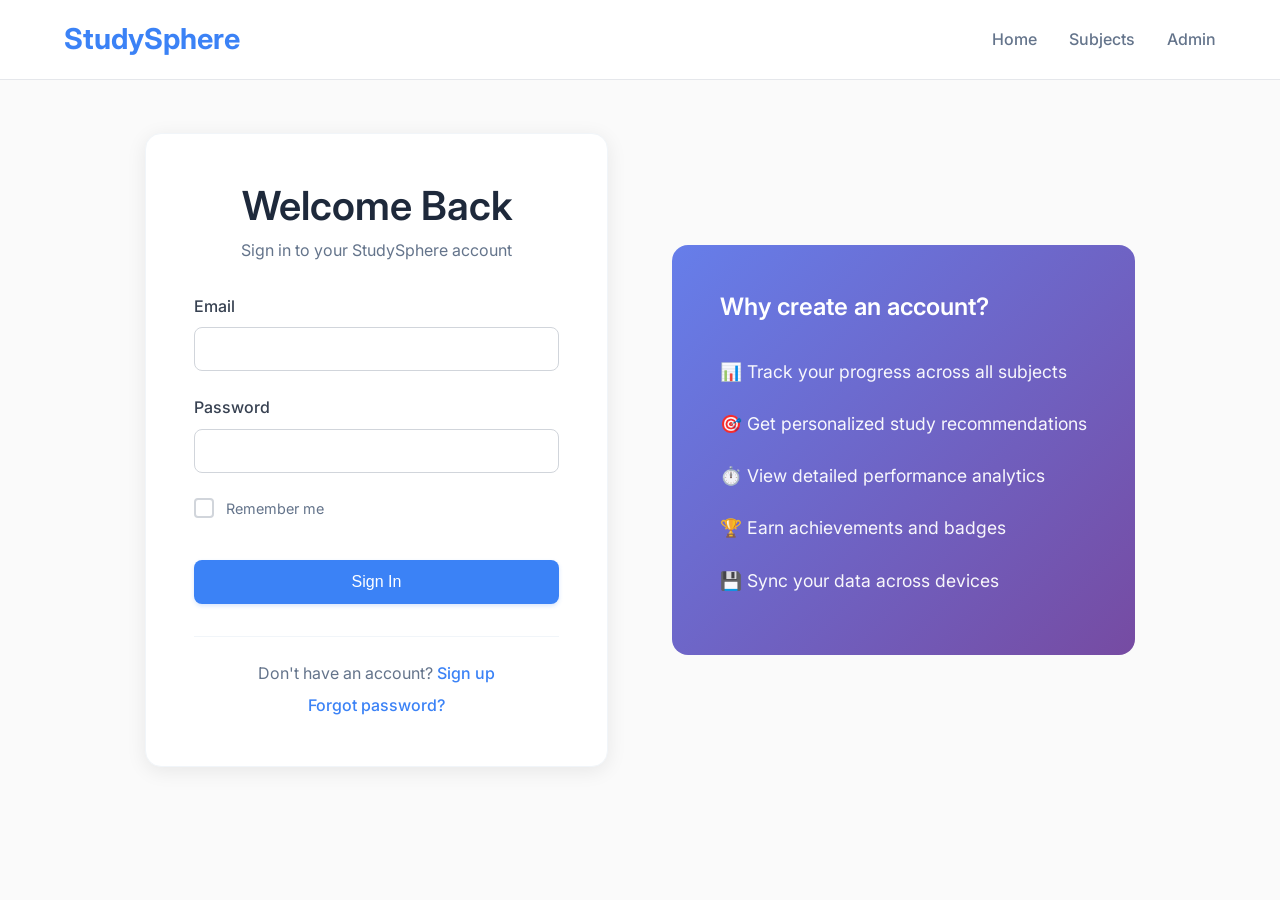
<file: login.html>
<!DOCTYPE html>
<html lang="en">
<head>
    <meta charset="UTF-8">
    <meta name="viewport" content="width=device-width, initial-scale=1.0">
    <title>Login - StudySphere</title>
    <link rel="icon" type="image/svg+xml" href="assets/img/favicon.svg">
    <link rel="stylesheet" href="assets/css/styles.css">
    <link href="https://fonts.googleapis.com/css2?family=Inter:wght@300;400;500;600;700&display=swap" rel="stylesheet">
</head>
<body>
    <nav class="navbar">
        <div class="nav-container">
            <div class="nav-brand">
                <a href="index.html"><h1>StudySphere</h1></a>
            </div>
            <ul class="nav-menu">
                <li><a href="index.html" class="nav-link">Home</a></li>
                <li><a href="subjects.html" class="nav-link">Subjects</a></li>
                <li><a href="admin/add-passage.html" class="nav-link">Admin</a></li>
            </ul>
        </div>
    </nav>

    <main class="main-content">
        <section class="auth-section">
            <div class="container">
                <div class="auth-container">
                    <div class="auth-card">
                        <div class="auth-header">
                            <h1>Welcome Back</h1>
                            <p>Sign in to your StudySphere account</p>
                        </div>
                        
                        <form id="login-form" class="auth-form">
                            <div class="form-group">
                                <label for="email" class="form-label">Email</label>
                                <input type="email" id="email" class="form-input" required>
                            </div>
                            
                            <div class="form-group">
                                <label for="password" class="form-label">Password</label>
                                <input type="password" id="password" class="form-input" required>
                            </div>
                            
                            <div class="form-group">
                                <label class="checkbox-label">
                                    <input type="checkbox" id="remember-me">
                                    <span class="checkmark"></span>
                                    Remember me
                                </label>
                            </div>
                            
                            <button type="submit" class="btn btn-primary auth-btn">Sign In</button>
                        </form>
                        
                        <div class="auth-footer">
                            <p>Don't have an account? <a href="register.html" class="auth-link">Sign up</a></p>
                            <a href="forgot-password.html" class="auth-link">Forgot password?</a>
                        </div>
                    </div>
                    
                    <div class="auth-benefits">
                        <h3>Why create an account?</h3>
                        <ul class="benefits-list">
                            <li>📊 Track your progress across all subjects</li>
                            <li>🎯 Get personalized study recommendations</li>
                            <li>⏱️ View detailed performance analytics</li>
                            <li>🏆 Earn achievements and badges</li>
                            <li>💾 Sync your data across devices</li>
                        </ul>
                    </div>
                </div>
            </div>
        </section>
    </main>

    <script src="assets/js/toast.js"></script>
    <script src="assets/js/auth.js"></script>
</body>
</html>
</file>
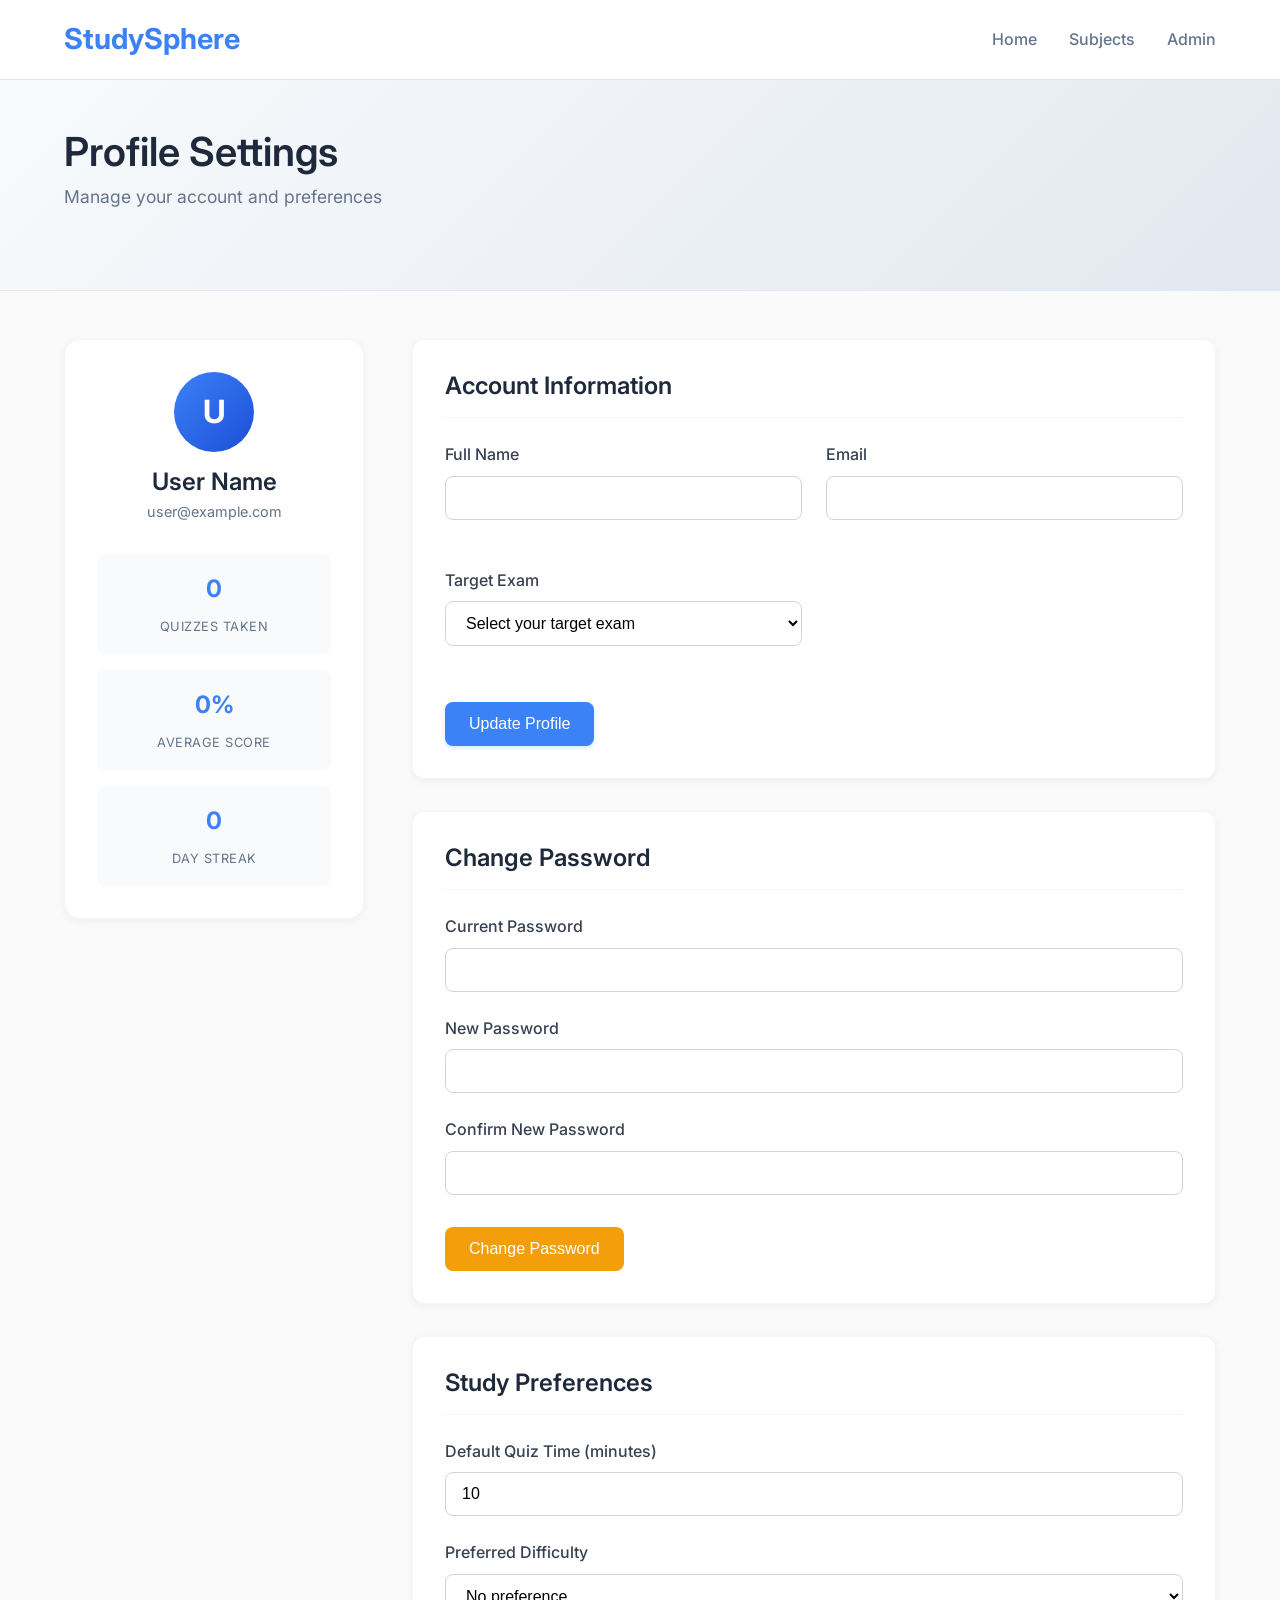
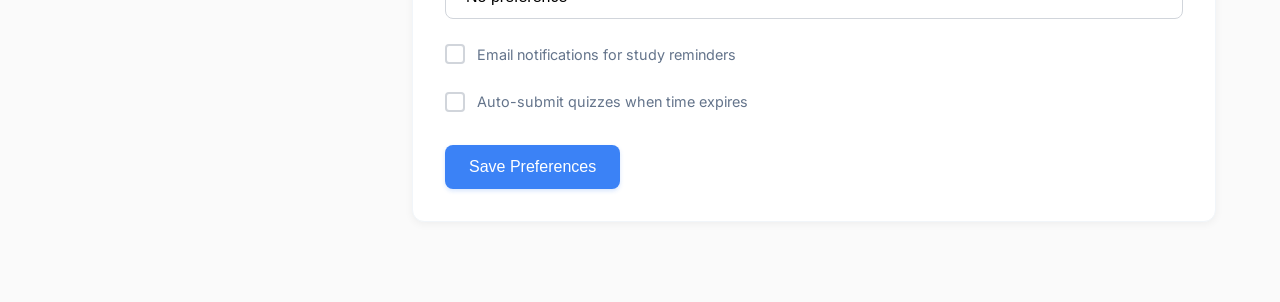
<file: profile.html>
<!DOCTYPE html>
<html lang="en">
<head>
    <meta charset="UTF-8">
    <meta name="viewport" content="width=device-width, initial-scale=1.0">
    <title>Profile - StudySphere</title>
    <link rel="icon" type="image/svg+xml" href="assets/img/favicon.svg">
    <link rel="stylesheet" href="assets/css/styles.css">
    <link href="https://fonts.googleapis.com/css2?family=Inter:wght@300;400;500;600;700&display=swap" rel="stylesheet">
</head>
<body>
    <nav class="navbar">
        <div class="nav-container">
            <div class="nav-brand">
                <a href="index.html"><h1>StudySphere</h1></a>
            </div>
            <ul class="nav-menu">
                <li><a href="index.html" class="nav-link">Home</a></li>
                <li><a href="subjects.html" class="nav-link">Subjects</a></li>
                <li><a href="admin/add-passage.html" class="nav-link">Admin</a></li>
                <li class="user-menu">
                    <div class="user-dropdown">
                        <button class="user-button" onclick="toggleUserMenu()">
                            <div class="user-avatar" id="user-avatar">U</div>
                            <span id="user-name">User</span>
                            <span class="dropdown-arrow">▼</span>
                        </button>
                        <div class="dropdown-menu" id="user-dropdown-menu">
                            <a href="profile.html" class="dropdown-item active">Profile</a>
                            <a href="progress.html" class="dropdown-item">Progress</a>
                            <div class="dropdown-divider"></div>
                            <button class="dropdown-item" onclick="logout()">Sign Out</button>
                        </div>
                    </div>
                </li>
            </ul>
        </div>
    </nav>

    <main class="main-content">
        <section class="page-header">
            <div class="container">
                <h1 class="page-title">Profile Settings</h1>
                <p class="page-subtitle">Manage your account and preferences</p>
            </div>
        </section>

        <section class="profile-section">
            <div class="container">
                <div class="profile-layout">
                    <div class="profile-sidebar">
                        <div class="profile-card">
                            <div class="profile-avatar-large" id="profile-avatar-large">U</div>
                            <h3 id="profile-name">User Name</h3>
                            <p id="profile-email">user@example.com</p>
                            <div class="profile-stats">
                                <div class="stat-item">
                                    <span class="stat-number" id="total-quizzes">0</span>
                                    <span class="stat-label">Quizzes Taken</span>
                                </div>
                                <div class="stat-item">
                                    <span class="stat-number" id="avg-score">0%</span>
                                    <span class="stat-label">Average Score</span>
                                </div>
                                <div class="stat-item">
                                    <span class="stat-number" id="study-streak">0</span>
                                    <span class="stat-label">Day Streak</span>
                                </div>
                            </div>
                        </div>
                    </div>
                    
                    <div class="profile-content">
                        <div class="settings-card">
                            <h3>Account Information</h3>
                            <form id="profile-form" class="profile-form">
                                <div class="form-grid">
                                    <div class="form-group">
                                        <label for="edit-name" class="form-label">Full Name</label>
                                        <input type="text" id="edit-name" class="form-input" required>
                                    </div>
                                    
                                    <div class="form-group">
                                        <label for="edit-email" class="form-label">Email</label>
                                        <input type="email" id="edit-email" class="form-input" required>
                                    </div>
                                    
                                    <div class="form-group">
                                        <label for="edit-target-exam" class="form-label">Target Exam</label>
                                        <select id="edit-target-exam" class="form-input">
                                            <option value="">Select your target exam</option>
                                            <option value="urt">URT (University Entrance)</option>
                                            <option value="medical">Medical School Entrance</option>
                                            <option value="engineering">Engineering Entrance</option>
                                            <option value="other">Other</option>
                                        </select>
                                    </div>
                                </div>
                                
                                <div class="form-actions">
                                    <button type="submit" class="btn btn-primary">Update Profile</button>
                                </div>
                            </form>
                        </div>
                        
                        <div class="settings-card">
                            <h3>Change Password</h3>
                            <form id="password-form" class="profile-form">
                                <div class="form-group">
                                    <label for="current-password" class="form-label">Current Password</label>
                                    <input type="password" id="current-password" class="form-input" required>
                                </div>
                                
                                <div class="form-group">
                                    <label for="new-password" class="form-label">New Password</label>
                                    <input type="password" id="new-password" class="form-input" required minlength="6">
                                </div>
                                
                                <div class="form-group">
                                    <label for="confirm-new-password" class="form-label">Confirm New Password</label>
                                    <input type="password" id="confirm-new-password" class="form-input" required>
                                </div>
                                
                                <div class="form-actions">
                                    <button type="submit" class="btn btn-warning">Change Password</button>
                                </div>
                            </form>
                        </div>
                        
                        <div class="settings-card">
                            <h3>Study Preferences</h3>
                            <form id="preferences-form" class="profile-form">
                                <div class="form-group">
                                    <label for="default-time-limit" class="form-label">Default Quiz Time (minutes)</label>
                                    <input type="number" id="default-time-limit" class="form-input" min="5" max="60" value="10">
                                </div>
                                
                                <div class="form-group">
                                    <label for="preferred-difficulty" class="form-label">Preferred Difficulty</label>
                                    <select id="preferred-difficulty" class="form-input">
                                        <option value="">No preference</option>
                                        <option value="Easy">Easy</option>
                                        <option value="Medium">Medium</option>
                                        <option value="Hard">Hard</option>
                                    </select>
                                </div>
                                
                                <div class="form-group">
                                    <label class="checkbox-label">
                                        <input type="checkbox" id="email-notifications">
                                        <span class="checkmark"></span>
                                        Email notifications for study reminders
                                    </label>
                                </div>
                                
                                <div class="form-group">
                                    <label class="checkbox-label">
                                        <input type="checkbox" id="auto-submit">
                                        <span class="checkmark"></span>
                                        Auto-submit quizzes when time expires
                                    </label>
                                </div>
                                
                                <div class="form-actions">
                                    <button type="submit" class="btn btn-primary">Save Preferences</button>
                                </div>
                            </form>
                        </div>
                    </div>
                </div>
            </div>
        </section>
    </main>

    <script src="assets/js/toast.js"></script>
    <script src="assets/js/auth.js"></script>
    <script src="assets/js/profile.js"></script>
</body>
</html>
</file>
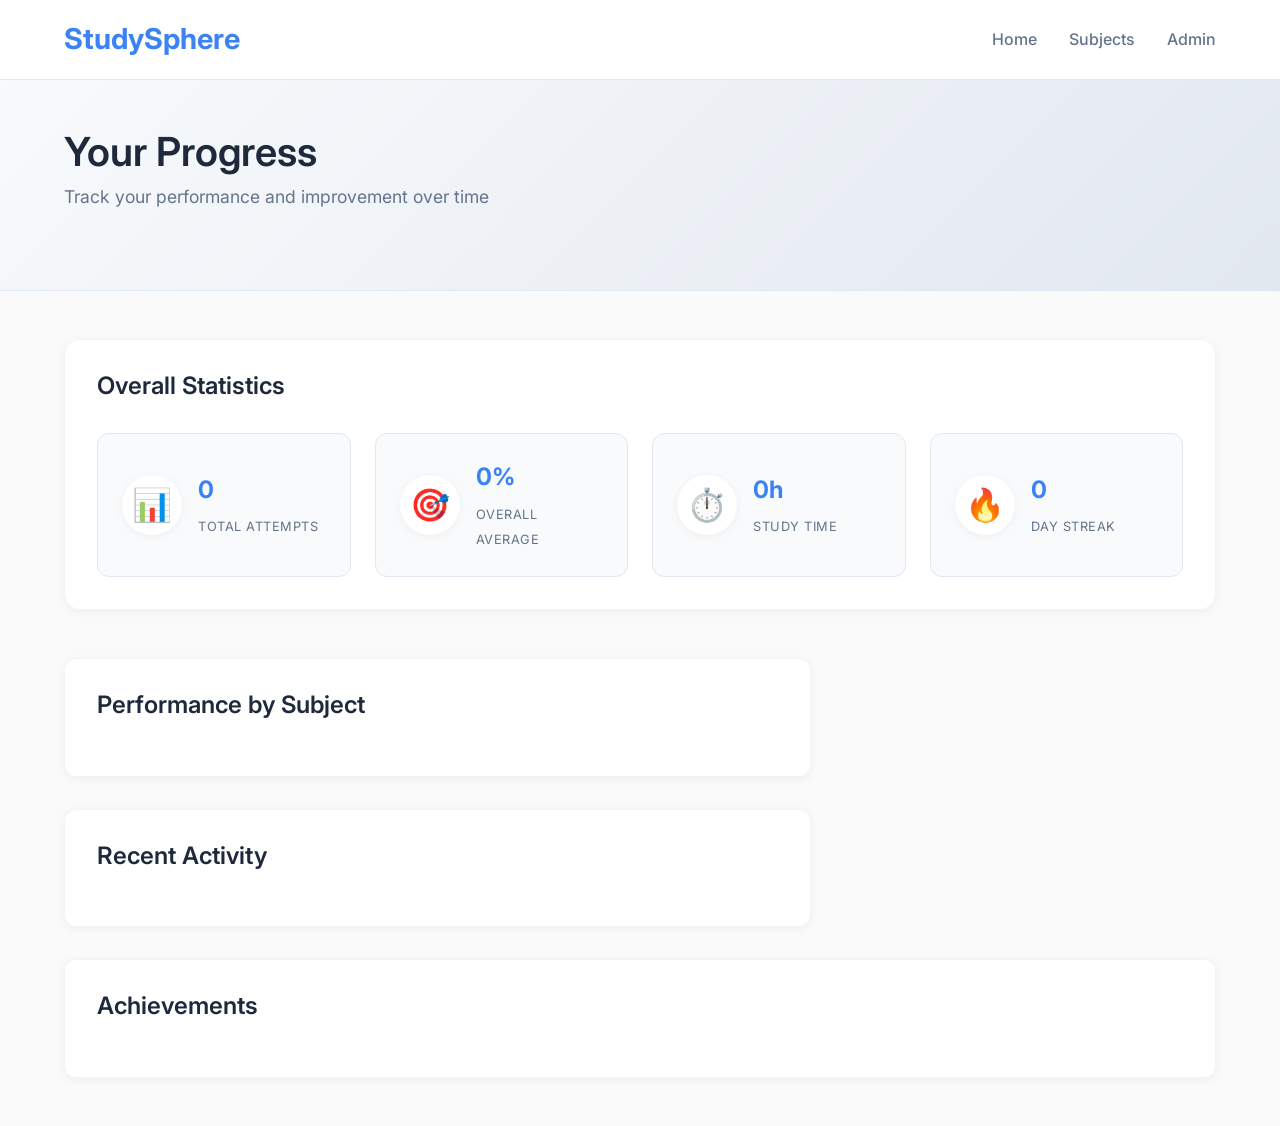
<file: progress.html>
<!DOCTYPE html>
<html lang="en">
<head>
    <meta charset="UTF-8">
    <meta name="viewport" content="width=device-width, initial-scale=1.0">
    <title>Progress - StudySphere</title>
    <link rel="icon" type="image/svg+xml" href="assets/img/favicon.svg">
    <link rel="stylesheet" href="assets/css/styles.css">
    <link href="https://fonts.googleapis.com/css2?family=Inter:wght@300;400;500;600;700&display=swap" rel="stylesheet">
</head>
<body>
    <nav class="navbar">
        <div class="nav-container">
            <div class="nav-brand">
                <a href="index.html"><h1>StudySphere</h1></a>
            </div>
            <ul class="nav-menu">
                <li><a href="index.html" class="nav-link">Home</a></li>
                <li><a href="subjects.html" class="nav-link">Subjects</a></li>
                <li><a href="admin/add-passage.html" class="nav-link">Admin</a></li>
                <li class="user-menu">
                    <div class="user-dropdown">
                        <button class="user-button" onclick="toggleUserMenu()">
                            <div class="user-avatar" id="user-avatar">U</div>
                            <span id="user-name">User</span>
                            <span class="dropdown-arrow">▼</span>
                        </button>
                        <div class="dropdown-menu" id="user-dropdown-menu">
                            <a href="profile.html" class="dropdown-item">Profile</a>
                            <a href="progress.html" class="dropdown-item active">Progress</a>
                            <div class="dropdown-divider"></div>
                            <button class="dropdown-item" onclick="logout()">Sign Out</button>
                        </div>
                    </div>
                </li>
            </ul>
        </div>
    </nav>

    <main class="main-content">
        <section class="page-header">
            <div class="container">
                <h1 class="page-title">Your Progress</h1>
                <p class="page-subtitle">Track your performance and improvement over time</p>
            </div>
        </section>

        <section class="progress-section">
            <div class="container">
                <div class="progress-overview">
                    <div class="overview-card">
                        <h3>Overall Statistics</h3>
                        <div class="stats-grid">
                            <div class="stat-card">
                                <div class="stat-icon">📊</div>
                                <div class="stat-content">
                                    <span class="stat-number" id="total-attempts">0</span>
                                    <span class="stat-label">Total Attempts</span>
                                </div>
                            </div>
                            <div class="stat-card">
                                <div class="stat-icon">🎯</div>
                                <div class="stat-content">
                                    <span class="stat-number" id="overall-average">0%</span>
                                    <span class="stat-label">Overall Average</span>
                                </div>
                            </div>
                            <div class="stat-card">
                                <div class="stat-icon">⏱️</div>
                                <div class="stat-content">
                                    <span class="stat-number" id="total-time">0h</span>
                                    <span class="stat-label">Study Time</span>
                                </div>
                            </div>
                            <div class="stat-card">
                                <div class="stat-icon">🔥</div>
                                <div class="stat-content">
                                    <span class="stat-number" id="current-streak">0</span>
                                    <span class="stat-label">Day Streak</span>
                                </div>
                            </div>
                        </div>
                    </div>
                </div>
                
                <div class="progress-content">
                    <div class="progress-charts">
                        <div class="chart-card">
                            <h3>Performance by Subject</h3>
                            <div class="subject-progress" id="subject-progress">
                                <!-- Subject progress bars will be rendered here -->
                            </div>
                        </div>
                        
                        <div class="chart-card">
                            <h3>Recent Activity</h3>
                            <div class="activity-timeline" id="activity-timeline">
                                <!-- Recent quiz attempts will be shown here -->
                            </div>
                        </div>
                    </div>
                    
                    <div class="achievements-section">
                        <div class="achievements-card">
                            <h3>Achievements</h3>
                            <div class="achievements-grid" id="achievements-grid">
                                <!-- Achievements will be rendered here -->
                            </div>
                        </div>
                    </div>
                </div>
            </div>
        </section>
    </main>

    <script src="assets/js/toast.js"></script>
    <script src="assets/js/auth.js"></script>
    <script src="assets/js/progress.js"></script>
</body>
</html>
</file>
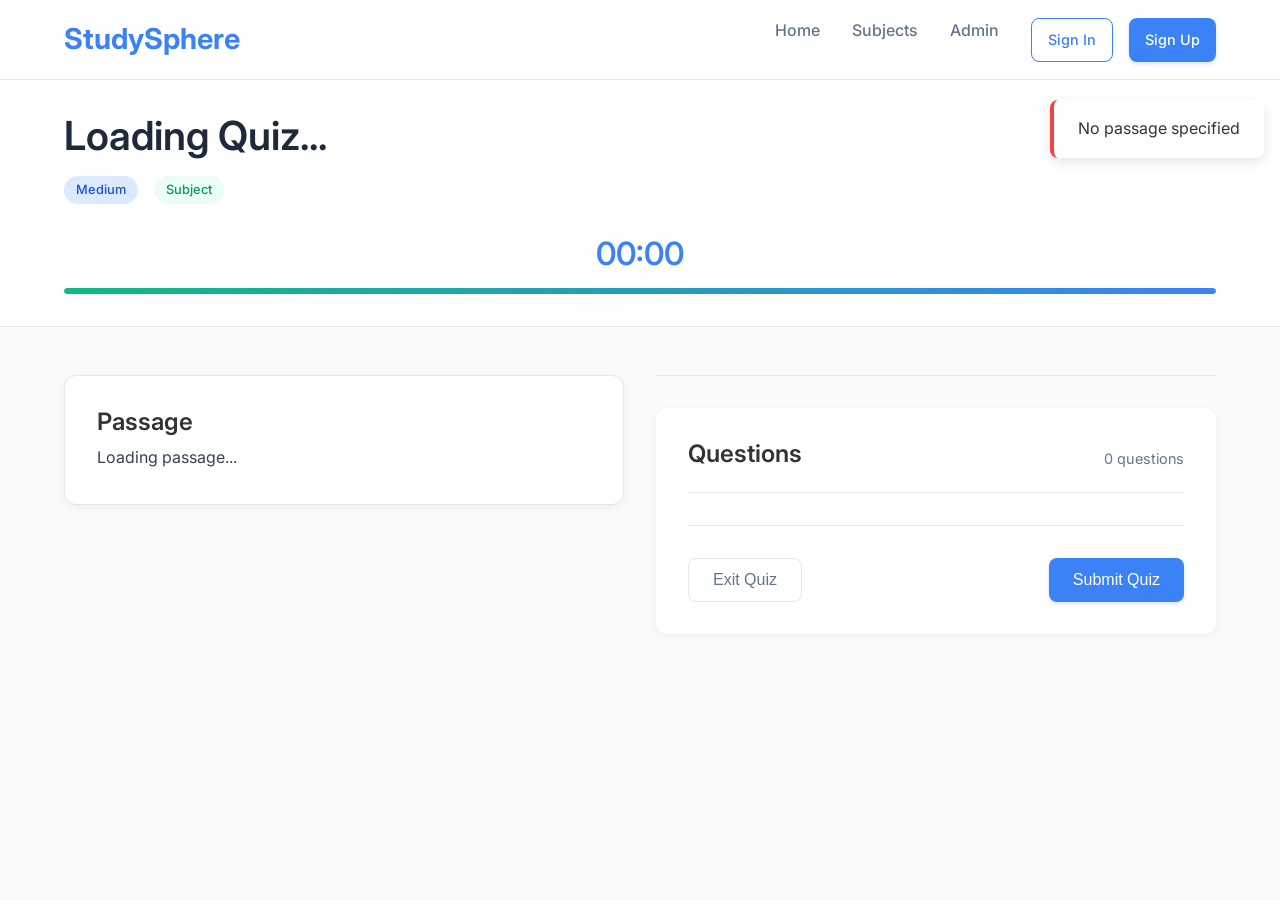
<file: quiz.html>
<!DOCTYPE html>
<html lang="en">
<head>
    <meta charset="UTF-8">
    <meta name="viewport" content="width=device-width, initial-scale=1.0">
    <title>Quiz - StudySphere</title>
    <link rel="icon" type="image/svg+xml" href="assets/img/favicon.svg">
    <link rel="stylesheet" href="assets/css/styles.css">
    <link href="https://fonts.googleapis.com/css2?family=Inter:wght@300;400;500;600;700&display=swap" rel="stylesheet">
</head>
<body>
    <nav class="navbar">
        <div class="nav-container">
            <div class="nav-brand">
                <a href="index.html"><h1>StudySphere</h1></a>
            </div>
            <ul class="nav-menu">
                <li><a href="index.html" class="nav-link">Home</a></li>
                <li><a href="subjects.html" class="nav-link">Subjects</a></li>
                <li><a href="admin/add-passage.html" class="nav-link">Admin</a></li>
                <li class="auth-links">
                    <a href="login.html" class="btn btn-outline btn-sm">Sign In</a>
                    <a href="register.html" class="btn btn-primary btn-sm">Sign Up</a>
                </li>
                <li class="user-menu">
                    <div class="user-dropdown">
                        <button class="user-button" onclick="toggleUserMenu()">
                            <div class="user-avatar" id="user-avatar">U</div>
                            <span id="user-name">User</span>
                            <span class="dropdown-arrow">▼</span>
                        </button>
                        <div class="dropdown-menu" id="user-dropdown-menu">
                            <a href="profile.html" class="dropdown-item">Profile</a>
                            <a href="progress.html" class="dropdown-item">Progress</a>
                            <div class="dropdown-divider"></div>
                            <button class="dropdown-item" onclick="logout()">Sign Out</button>
                        </div>
                    </div>
                </li>
            </ul>
        </div>
    </nav>

    <main class="main-content quiz-main">
        <div class="quiz-header">
            <div class="container">
                <div class="quiz-info">
                    <h1 id="quiz-title">Loading Quiz...</h1>
                    <div class="quiz-meta">
                        <span class="difficulty-badge" id="quiz-difficulty">Medium</span>
                        <span class="subject-badge" id="quiz-subject">Subject</span>
                        <span class="subject-badge" id="quiz-category" style="display: none;">Category</span>
                    </div>
                </div>
                <div class="quiz-timer">
                    <div class="timer-display">
                        <span id="time-remaining">00:00</span>
                    </div>
                    <div class="timer-bar">
                        <div class="timer-progress" id="timer-progress"></div>
                    </div>
                </div>
            </div>
        </div>

        <div class="quiz-content">
            <div class="container">
                <div class="quiz-layout">
                    <div class="passage-section">
                        <div class="passage-card">
                            <h3>Passage</h3>
                            <div class="passage-text" id="passage-text">Loading passage...</div>
                        </div>
                    </div>
                    
                    <div class="questions-section">
                        <div class="questions-card">
                            <div class="questions-header">
                                <h3>Questions</h3>
                                <span class="questions-count" id="questions-count">0 questions</span>
                            </div>
                            <div class="questions-container" id="questions-container">
                                <!-- Questions will be loaded here -->
                            </div>
                            <div class="quiz-actions">
                                <button class="btn btn-secondary" onclick="goBack()">Exit Quiz</button>
                                <button class="btn btn-primary" onclick="submitQuiz()" id="submit-btn">Submit Quiz</button>
                            </div>
                        </div>
                    </div>
                </div>
            </div>
        </div>
    </main>

    <!-- Results Modal -->
    <div id="results-modal" class="modal">
        <div class="modal-content">
            <div class="modal-header">
                <h3>Quiz Results</h3>
            </div>
            <div class="modal-body">
                <div class="results-summary">
                    <div class="score-display">
                        <div class="score-circle">
                            <span id="score-percentage">0%</span>
                        </div>
                        <div class="score-details">
                            <p>Score: <span id="score-fraction">0/0</span></p>
                            <p>Time: <span id="time-taken">0:00</span></p>
                        </div>
                    </div>
                </div>
                <div class="results-breakdown" id="results-breakdown">
                    <!-- Question breakdown will be shown here -->
                </div>
            </div>
            <div class="modal-footer">
                <button class="btn btn-secondary" onclick="goBack()">Back to Passages</button>
                <button class="btn btn-primary" onclick="retakeQuiz()">Retake Quiz</button>
            </div>
        </div>
    </div>

    <script src="assets/js/toast.js"></script>
    <script src="assets/js/auth.js"></script>
    <script src="assets/js/quiz.js"></script>
</body>
</html>
</file>
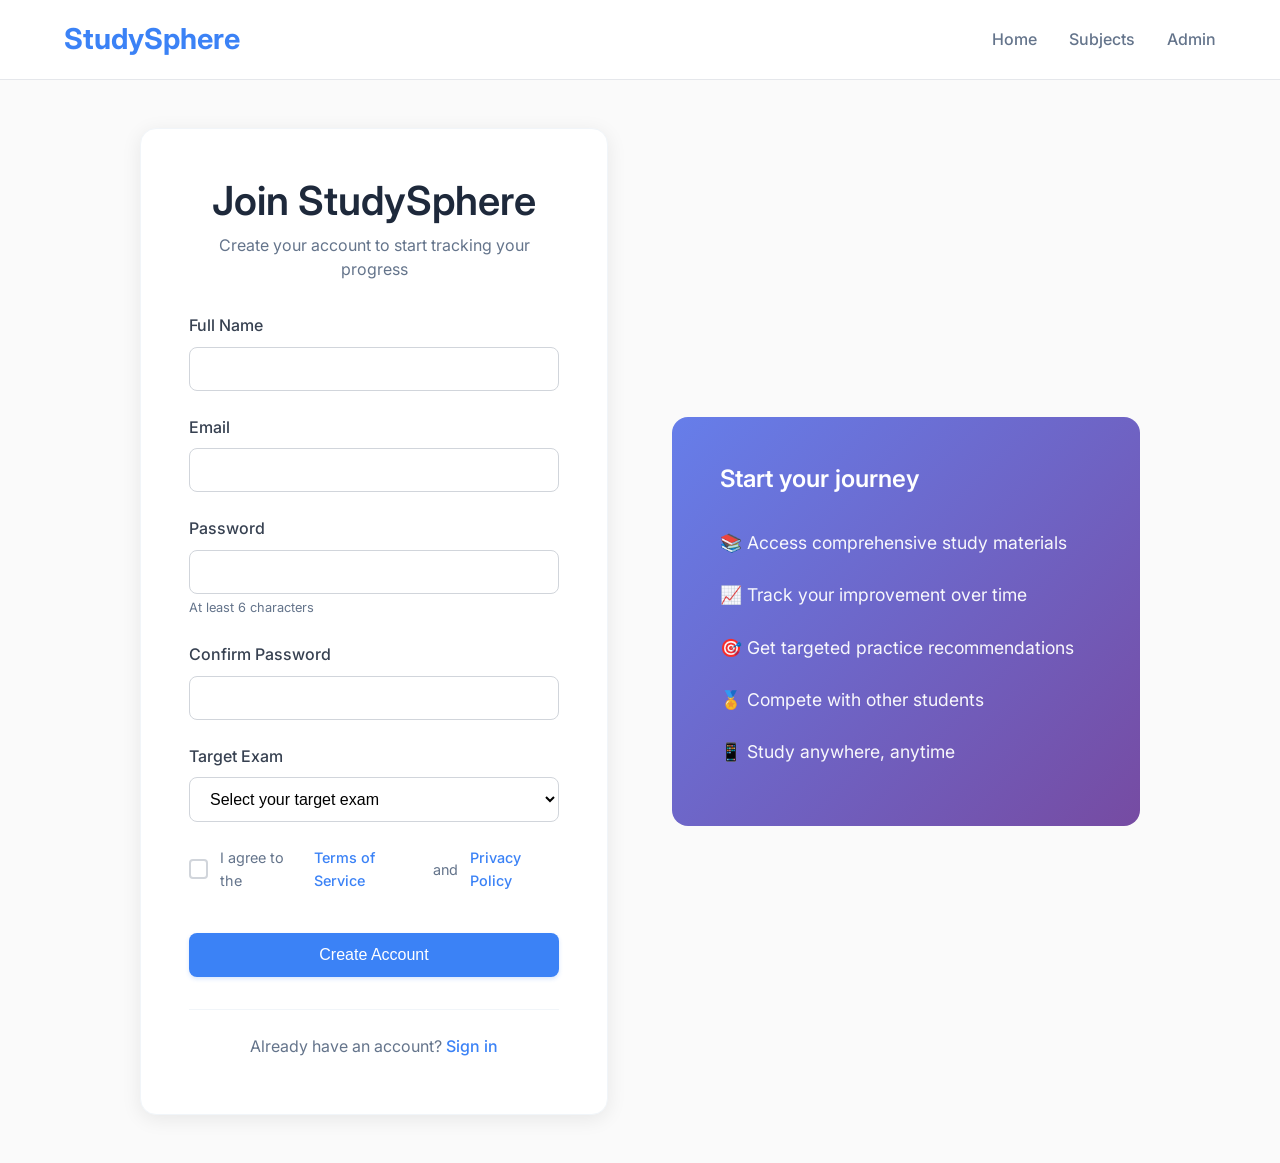
<file: register.html>
<!DOCTYPE html>
<html lang="en">
<head>
    <meta charset="UTF-8">
    <meta name="viewport" content="width=device-width, initial-scale=1.0">
    <title>Register - StudySphere</title>
    <link rel="icon" type="image/svg+xml" href="assets/img/favicon.svg">
    <link rel="stylesheet" href="assets/css/styles.css">
    <link href="https://fonts.googleapis.com/css2?family=Inter:wght@300;400;500;600;700&display=swap" rel="stylesheet">
</head>
<body>
    <nav class="navbar">
        <div class="nav-container">
            <div class="nav-brand">
                <a href="index.html"><h1>StudySphere</h1></a>
            </div>
            <ul class="nav-menu">
                <li><a href="index.html" class="nav-link">Home</a></li>
                <li><a href="subjects.html" class="nav-link">Subjects</a></li>
                <li><a href="admin/add-passage.html" class="nav-link">Admin</a></li>
            </ul>
        </div>
    </nav>

    <main class="main-content">
        <section class="auth-section">
            <div class="container">
                <div class="auth-container">
                    <div class="auth-card">
                        <div class="auth-header">
                            <h1>Join StudySphere</h1>
                            <p>Create your account to start tracking your progress</p>
                        </div>
                        
                        <form id="register-form" class="auth-form">
                            <div class="form-group">
                                <label for="fullName" class="form-label">Full Name</label>
                                <input type="text" id="fullName" class="form-input" required>
                            </div>
                            
                            <div class="form-group">
                                <label for="email" class="form-label">Email</label>
                                <input type="email" id="email" class="form-input" required>
                            </div>
                            
                            <div class="form-group">
                                <label for="password" class="form-label">Password</label>
                                <input type="password" id="password" class="form-input" required minlength="6">
                                <small class="form-help">At least 6 characters</small>
                            </div>
                            
                            <div class="form-group">
                                <label for="confirmPassword" class="form-label">Confirm Password</label>
                                <input type="password" id="confirmPassword" class="form-input" required>
                            </div>
                            
                            <div class="form-group">
                                <label for="targetExam" class="form-label">Target Exam</label>
                                <select id="targetExam" class="form-input">
                                    <option value="">Select your target exam</option>
                                    <option value="urt">URT (University Entrance)</option>
                                    <option value="medical">Medical School Entrance</option>
                                    <option value="engineering">Engineering Entrance</option>
                                    <option value="other">Other</option>
                                </select>
                            </div>
                            
                            <div class="form-group">
                                <label class="checkbox-label">
                                    <input type="checkbox" id="terms" required>
                                    <span class="checkmark"></span>
                                    I agree to the <a href="#" class="auth-link">Terms of Service</a> and <a href="#" class="auth-link">Privacy Policy</a>
                                </label>
                            </div>
                            
                            <button type="submit" class="btn btn-primary auth-btn">Create Account</button>
                        </form>
                        
                        <div class="auth-footer">
                            <p>Already have an account? <a href="login.html" class="auth-link">Sign in</a></p>
                        </div>
                    </div>
                    
                    <div class="auth-benefits">
                        <h3>Start your journey</h3>
                        <ul class="benefits-list">
                            <li>📚 Access comprehensive study materials</li>
                            <li>📈 Track your improvement over time</li>
                            <li>🎯 Get targeted practice recommendations</li>
                            <li>🏅 Compete with other students</li>
                            <li>📱 Study anywhere, anytime</li>
                        </ul>
                    </div>
                </div>
            </div>
        </section>
    </main>

    <script src="assets/js/toast.js"></script>
    <script src="assets/js/auth.js"></script>
</body>
</html>
</file>
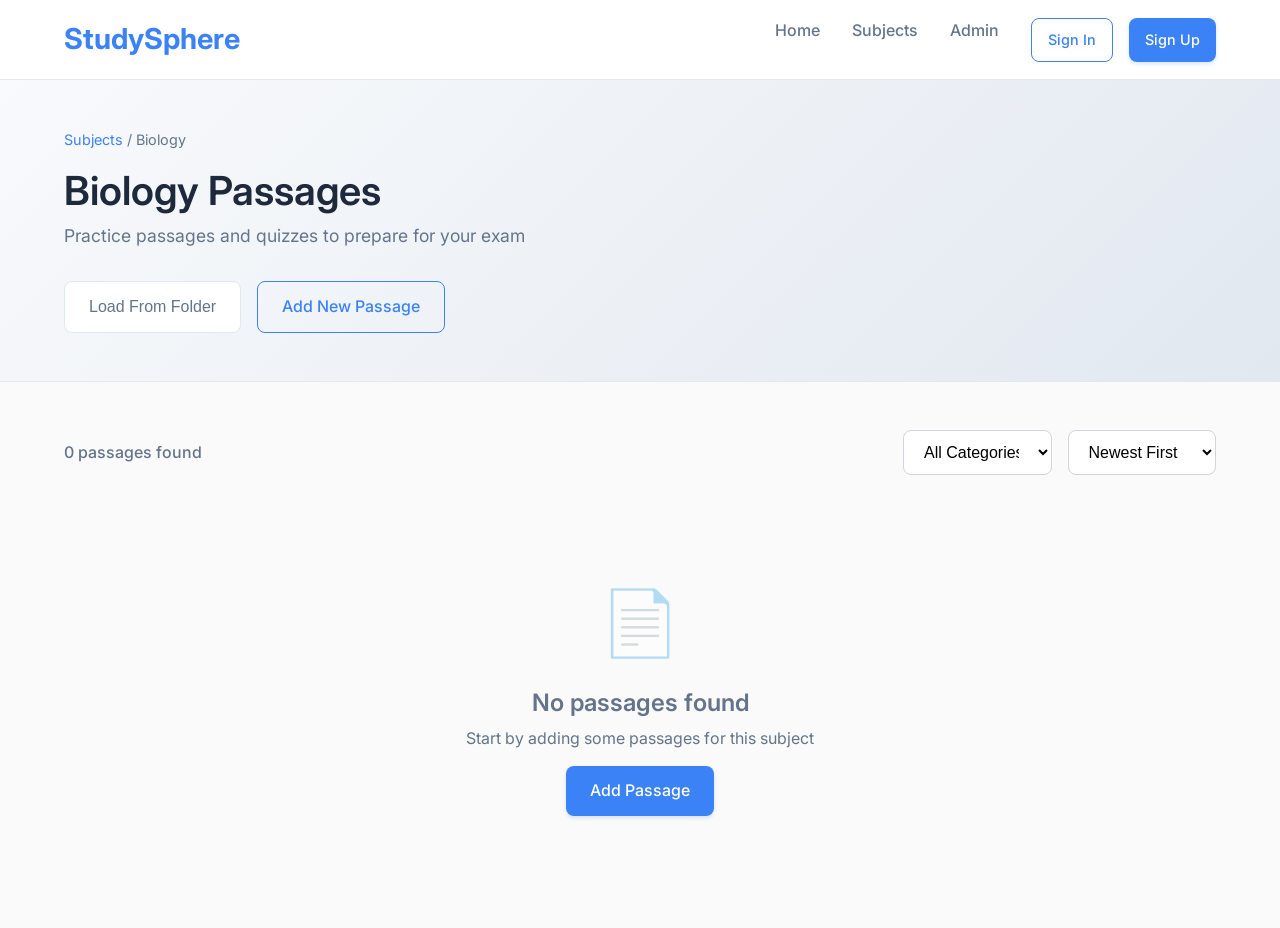
<file: subject-passages.html>
<!DOCTYPE html>
<html lang="en">
<head>
    <meta charset="UTF-8">
    <meta name="viewport" content="width=device-width, initial-scale=1.0">
    <title>Passages - StudySphere</title>
    <link rel="icon" type="image/svg+xml" href="assets/img/favicon.svg">
    <link rel="stylesheet" href="assets/css/styles.css">
    <link href="https://fonts.googleapis.com/css2?family=Inter:wght@300;400;500;600;700&display=swap" rel="stylesheet">
</head>
<body>
    <nav class="navbar">
        <div class="nav-container">
            <div class="nav-brand">
                <a href="index.html"><h1>StudySphere</h1></a>
            </div>
            <ul class="nav-menu">
                <li><a href="index.html" class="nav-link">Home</a></li>
                <li><a href="subjects.html" class="nav-link">Subjects</a></li>
                <li><a href="admin/add-passage.html" class="nav-link">Admin</a></li>
                <li class="auth-links">
                    <a href="login.html" class="btn btn-outline btn-sm">Sign In</a>
                    <a href="register.html" class="btn btn-primary btn-sm">Sign Up</a>
                </li>
                <li class="user-menu">
                    <div class="user-dropdown">
                        <button class="user-button" onclick="toggleUserMenu()">
                            <div class="user-avatar" id="user-avatar">U</div>
                            <span id="user-name">User</span>
                            <span class="dropdown-arrow">▼</span>
                        </button>
                        <div class="dropdown-menu" id="user-dropdown-menu">
                            <a href="profile.html" class="dropdown-item">Profile</a>
                            <a href="progress.html" class="dropdown-item">Progress</a>
                            <div class="dropdown-divider"></div>
                            <button class="dropdown-item" onclick="logout()">Sign Out</button>
                        </div>
                    </div>
                </li>
            </ul>
        </div>
    </nav>

    <main class="main-content">
        <section class="page-header">
            <div class="container">
                <div class="breadcrumb">
                    <a href="subjects.html">Subjects</a> / <span id="current-subject">Loading...</span>
                </div>
                <h1 class="page-title" id="subject-title">Loading...</h1>
                <p class="page-subtitle">Practice passages and quizzes to prepare for your exam</p>
                <div class="page-actions">
                    <button class="btn btn-secondary" onclick="loadFromFolder()">Load From Folder</button>
                    <a href="admin/add-passage.html" class="btn btn-outline">Add New Passage</a>
                </div>
            </div>
        </section>

        <section class="passages-section">
            <div class="container">
                <div class="passages-header">
                    <div class="passages-count">
                        <span id="passages-count">0 passages found</span>
                    </div>
                    <div class="filter-controls">
                        <select id="category-filter" class="select-input">
                            <option value="">All Categories</option>
                        </select>
                        <select id="sort-select" class="select-input">
                            <option value="newest">Newest First</option>
                            <option value="oldest">Oldest First</option>
                            <option value="title">Title A-Z</option>
                            <option value="difficulty">Difficulty</option>
                            <option value="category">Category</option>
                        </select>
                    </div>
                </div>
                <div class="passages-grid" id="passages-grid">
                    <div class="empty-state" id="empty-state">
                        <div class="empty-icon">📄</div>
                        <h3>No passages found</h3>
                        <p>Start by adding some passages for this subject</p>
                        <a href="admin/add-passage.html" class="btn btn-primary">Add Passage</a>
                    </div>
                </div>
            </div>
        </section>
    </main>

    <!-- Passage Preview Modal -->
    <div id="passage-modal" class="modal">
        <div class="modal-content">
            <div class="modal-header">
                <h3 id="modal-title">Passage Title</h3>
                <button class="modal-close" onclick="closePassageModal()">&times;</button>
            </div>
            <div class="modal-body">
                <div class="passage-meta">
                    <span class="difficulty-badge" id="modal-difficulty">Medium</span>
                    <span class="time-badge" id="modal-time">7 min</span>
                </div>
                <div class="passage-text" id="modal-text"></div>
                <div class="passage-questions">
                    <h4>Questions: <span id="modal-question-count">0</span></h4>
                </div>
            </div>
            <div class="modal-footer">
                <button class="btn btn-secondary" onclick="closePassageModal()">Close</button>
                <button class="btn btn-primary" onclick="startQuizFromModal()" id="start-quiz-btn">Start Quiz</button>
            </div>
        </div>
    </div>

    <script src="assets/js/auth.js"></script>
    <script src="assets/js/toast.js"></script>
    <script src="assets/js/subject-passages.js"></script>
</body>
</html>
</file>
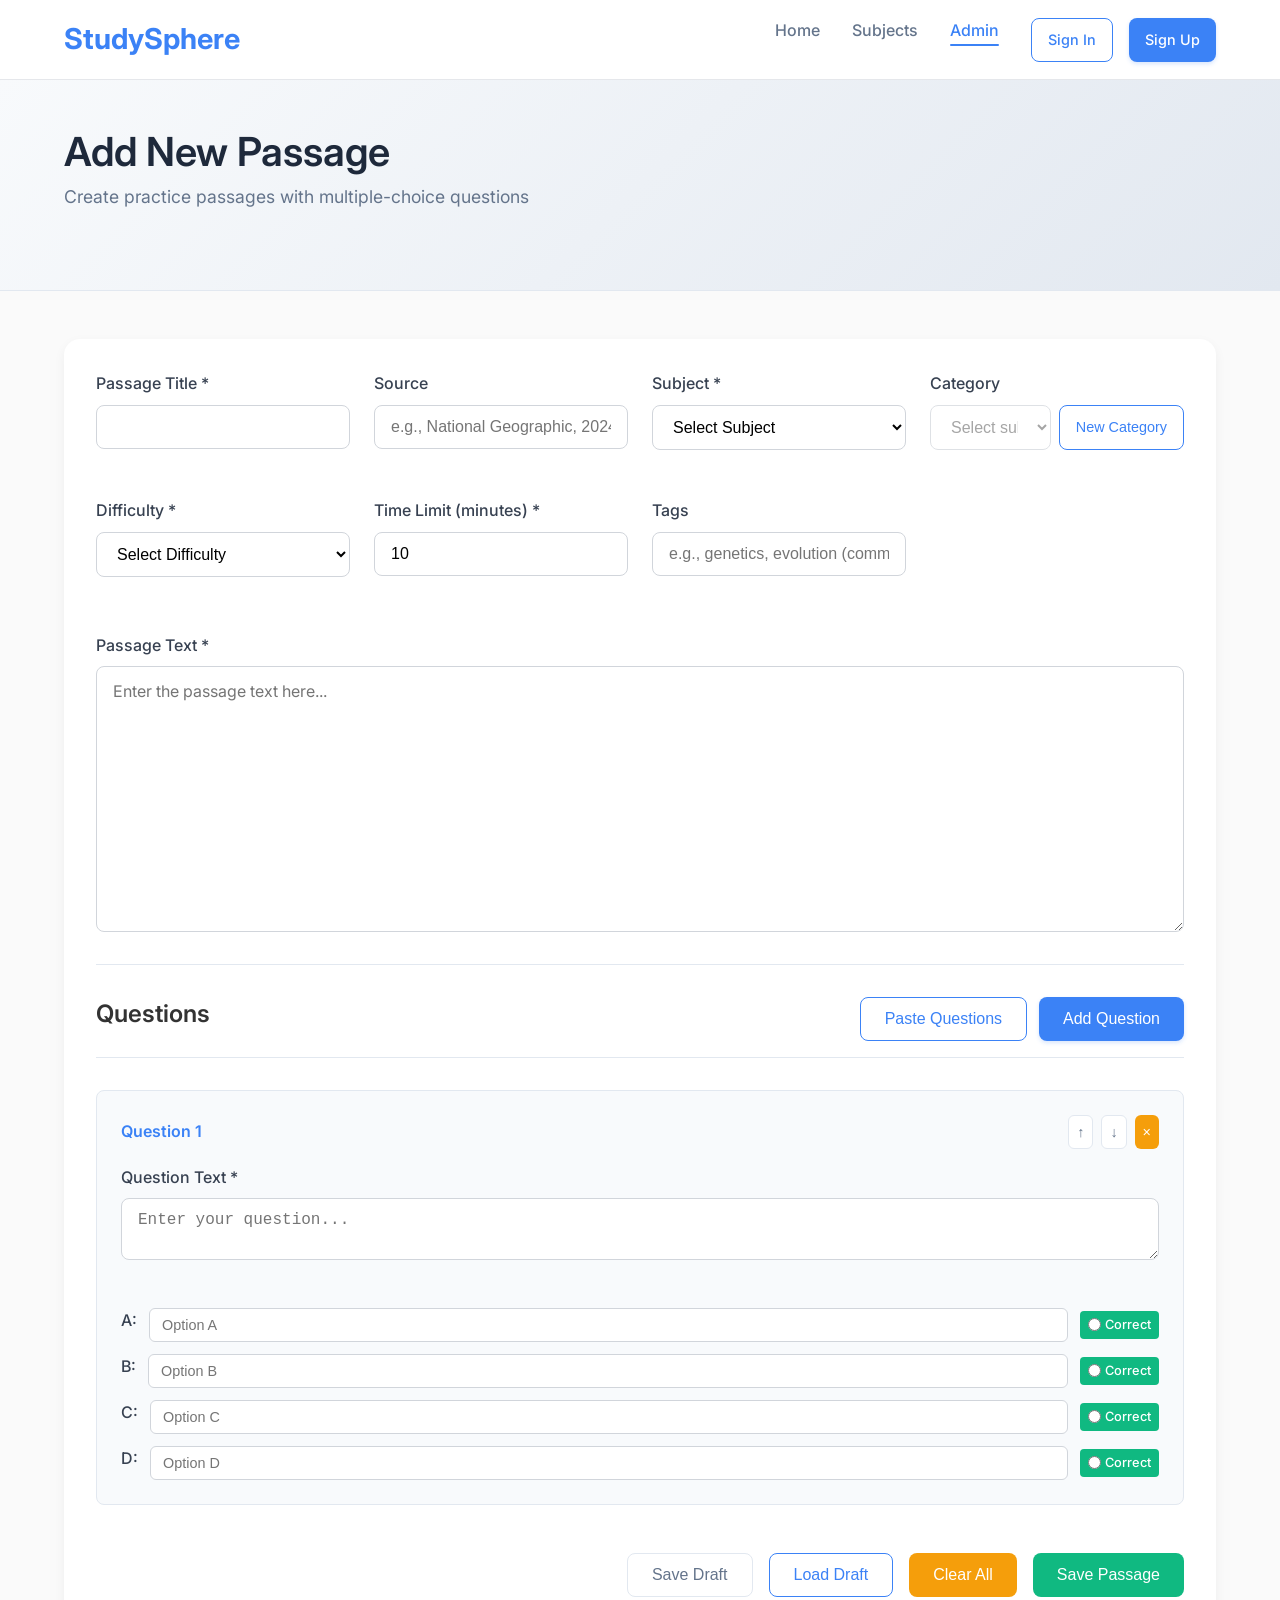
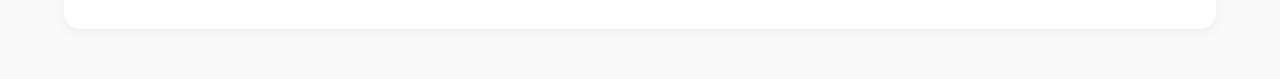
<file: admin/add-passage.html>
<!DOCTYPE html>
<html lang="en">
<head>
    <meta charset="UTF-8">
    <meta name="viewport" content="width=device-width, initial-scale=1.0">
    <title>Add Passage - StudySphere Admin</title>
    <link rel="icon" type="image/svg+xml" href="../assets/img/favicon.svg">
    <link rel="stylesheet" href="../assets/css/styles.css">
    <link href="https://fonts.googleapis.com/css2?family=Inter:wght@300;400;500;600;700&display=swap" rel="stylesheet">
</head>
<body>
    <nav class="navbar">
        <div class="nav-container">
            <div class="nav-brand">
                <a href="../index.html"><h1>StudySphere</h1></a>
            </div>
            <ul class="nav-menu">
                <li><a href="../index.html" class="nav-link">Home</a></li>
                <li><a href="../subjects.html" class="nav-link">Subjects</a></li>
                <li><a href="add-passage.html" class="nav-link active">Admin</a></li>
                <li class="auth-links">
                    <a href="../login.html" class="btn btn-outline btn-sm">Sign In</a>
                    <a href="../register.html" class="btn btn-primary btn-sm">Sign Up</a>
                </li>
                <li class="user-menu">
                    <div class="user-dropdown">
                        <button class="user-button" onclick="toggleUserMenu()">
                            <div class="user-avatar" id="user-avatar">U</div>
                            <span id="user-name">User</span>
                            <span class="dropdown-arrow">▼</span>
                        </button>
                        <div class="dropdown-menu" id="user-dropdown-menu">
                            <a href="../profile.html" class="dropdown-item">Profile</a>
                            <a href="../progress.html" class="dropdown-item">Progress</a>
                            <div class="dropdown-divider"></div>
                            <button class="dropdown-item" onclick="logout()">Sign Out</button>
                        </div>
                    </div>
                </li>
            </ul>
        </div>
    </nav>

    <main class="main-content">
        <section class="page-header">
            <div class="container">
                <h1 class="page-title">Add New Passage</h1>
                <p class="page-subtitle">Create practice passages with multiple-choice questions</p>
            </div>
        </section>

        <section class="form-section">
            <div class="container">
                <form id="passage-form" class="passage-form">
                    <div class="form-grid">
                        <div class="form-group">
                            <label for="title" class="form-label">Passage Title *</label>
                            <input type="text" id="title" class="form-input" required>
                        </div>

                        <div class="form-group">
                            <label for="source" class="form-label">Source</label>
                            <input type="text" id="source" class="form-input" placeholder="e.g., National Geographic, 2024">
                        </div>

                        <div class="form-group">
                            <label for="subject" class="form-label">Subject *</label>
                            <select id="subject" class="form-input" required>
                                <option value="">Select Subject</option>
                                <option value="biology">Biology</option>
                                <option value="physics">Physics</option>
                                <option value="chemistry">Chemistry</option>
                                <option value="geology">Geology</option>
                                <option value="english">English</option>
                            </select>
                        </div>

                        <div class="form-group">
                            <label for="category" class="form-label">Category</label>
                            <div class="category-input-group">
                                <select id="category" class="form-input" onchange="handleCategoryChange()">
                                    <option value="">Select or create category</option>
                                </select>
                                <button type="button" class="btn btn-outline btn-sm" onclick="showNewCategoryInput()">New Category</button>
                            </div>
                            <input type="text" id="new-category" class="form-input hidden" placeholder="Enter new category name" onblur="handleNewCategory()">
                        </div>

                        <div class="form-group">
                            <label for="difficulty" class="form-label">Difficulty *</label>
                            <select id="difficulty" class="form-input" required>
                                <option value="">Select Difficulty</option>
                                <option value="Easy">Easy</option>
                                <option value="Medium">Medium</option>
                                <option value="Hard">Hard</option>
                            </select>
                        </div>

                        <div class="form-group">
                            <label for="timeLimit" class="form-label">Time Limit (minutes) *</label>
                            <input type="number" id="timeLimit" class="form-input" min="1" max="60" value="10" required>
                        </div>

                        <div class="form-group">
                            <label for="tags" class="form-label">Tags</label>
                            <input type="text" id="tags" class="form-input" placeholder="e.g., genetics, evolution (comma-separated)">
                        </div>
                    </div>

                    <div class="form-group">
                        <label for="passageText" class="form-label">Passage Text *</label>
                        <textarea id="passageText" class="form-textarea" rows="10" required placeholder="Enter the passage text here..."></textarea>
                    </div>

                    <div class="questions-section">
                        <div class="questions-header">
                            <h3>Questions</h3>
                            <div class="questions-actions">
                                <button type="button" class="btn btn-outline" onclick="pasteQuestions()">Paste Questions</button>
                                <button type="button" class="btn btn-primary" onclick="addQuestion()">Add Question</button>
                            </div>
                        </div>
                        <div id="questions-container">
                            <!-- Questions will be added here -->
                        </div>
                    </div>

                    <div class="form-actions">
                        <button type="button" class="btn btn-secondary" onclick="saveDraft()">Save Draft</button>
                        <button type="button" class="btn btn-outline" onclick="loadDraft()">Load Draft</button>
                        <button type="button" class="btn btn-warning" onclick="clearForm()">Clear All</button>
                        <button type="button" class="btn btn-success" onclick="savePassage()">Save Passage</button>
                    </div>
                </form>
            </div>
        </section>
    </main>

    <!-- Paste Questions Modal -->
    <div id="paste-modal" class="modal">
        <div class="modal-content">
            <div class="modal-header">
                <h3>Paste Questions</h3>
                <button class="modal-close" onclick="closePasteModal()">&times;</button>
            </div>
            <div class="modal-body">
                <p>Paste your questions in this format (one per line):</p>
                <div class="code-example">
Question: What is photosynthesis?<br>
A) Respiration in plants<br>
B) Light-dependent energy conversion *<br>
C) Water absorption<br>
D) Nutrient transport<br>
<br>
Question: Which organelle contains chlorophyll?<br>
A) Nucleus<br>
B) Mitochondria<br>
C) Chloroplast *<br>
D) Ribosome
                </div>
                <textarea id="paste-textarea" class="form-textarea" rows="10" placeholder="Paste your questions here..."></textarea>
            </div>
            <div class="modal-footer">
                <button class="btn btn-secondary" onclick="closePasteModal()">Cancel</button>
                <button class="btn btn-primary" onclick="processPastedQuestions()">Add Questions</button>
            </div>
        </div>
    </div>

    <script src="../assets/js/auth.js"></script>
    <script src="../assets/js/toast.js"></script>
    <script src="../assets/js/add-passage.js"></script>
</body>
</html>
</file>
<file: assets/css/styles.css>
/* Reset and base styles */
* {
    margin: 0;
    padding: 0;
    box-sizing: border-box;
}

html {
    scroll-behavior: smooth;
}

body {
    font-family: 'Inter', -apple-system, BlinkMacSystemFont, 'Segoe UI', Roboto, sans-serif;
    line-height: 1.6;
    color: #333;
    background-color: #fafafa;
}

/* Typography */
h1, h2, h3, h4, h5, h6 {
    font-weight: 600;
    line-height: 1.2;
    margin-bottom: 0.5rem;
}

h1 { font-size: 2.5rem; }
h2 { font-size: 2rem; }
h3 { font-size: 1.5rem; }

p {
    margin-bottom: 1rem;
    line-height: 1.5;
}

/* Layout */
.container {
    max-width: 1200px;
    margin: 0 auto;
    padding: 0 1.5rem;
}

.main-content {
    padding-top: 80px;
    min-height: calc(100vh - 80px);
}

/* Navigation */
.navbar {
    position: fixed;
    top: 0;
    left: 0;
    right: 0;
    background: rgba(255, 255, 255, 0.95);
    backdrop-filter: blur(10px);
    border-bottom: 1px solid #e5e7eb;
    z-index: 1000;
    height: 80px;
    display: flex;
    align-items: center;
}

.nav-container {
    max-width: 1200px;
    margin: 0 auto;
    padding: 0 1.5rem;
    width: 100%;
    display: flex;
    justify-content: space-between;
    align-items: center;
}

.nav-brand h1 {
    color: #3b82f6;
    margin: 0;
    font-size: 1.8rem;
    font-weight: 700;
}

.nav-brand a {
    text-decoration: none;
}

.nav-menu {
    display: flex;
    list-style: none;
    gap: 2rem;
}

.nav-link {
    text-decoration: none;
    color: #64748b;
    font-weight: 500;
    transition: color 0.3s ease;
    position: relative;
}

.nav-link:hover,
.nav-link.active {
    color: #3b82f6;
}

.nav-link.active::after {
    content: '';
    position: absolute;
    bottom: -6px;
    left: 0;
    right: 0;
    height: 2px;
    background: #3b82f6;
    border-radius: 1px;
}

/* Hero Section */
.hero {
    background: linear-gradient(135deg, #667eea 0%, #764ba2 100%);
    color: white;
    text-align: center;
    padding: 8rem 1.5rem 6rem;
    position: relative;
    overflow: hidden;
}

.hero::before {
    content: '';
    position: absolute;
    top: 0;
    left: 0;
    right: 0;
    bottom: 0;
    background: url('data:image/svg+xml,<svg xmlns="http://www.w3.org/2000/svg" viewBox="0 0 100 100"><defs><pattern id="grid" width="10" height="10" patternUnits="userSpaceOnUse"><path d="M 10 0 L 0 0 0 10" fill="none" stroke="rgba(255,255,255,0.1)" stroke-width="0.5"/></pattern></defs><rect width="100" height="100" fill="url(%23grid)"/></svg>');
    opacity: 0.3;
}

.hero-content {
    position: relative;
    z-index: 1;
    max-width: 800px;
    margin: 0 auto;
}

.hero-title {
    font-size: 3.5rem;
    font-weight: 700;
    margin-bottom: 1rem;
    text-shadow: 0 2px 4px rgba(0,0,0,0.1);
}

.hero-subtitle {
    font-size: 1.25rem;
    margin-bottom: 3rem;
    opacity: 0.9;
    font-weight: 400;
}

.hero-buttons {
    display: flex;
    gap: 1rem;
    justify-content: center;
    flex-wrap: wrap;
}

.scroll-indicator {
    position: absolute;
    bottom: 2rem;
    left: 50%;
    transform: translateX(-50%);
    cursor: pointer;
    animation: bounce 2s infinite;
}

.scroll-arrow {
    font-size: 2rem;
    opacity: 0.8;
    transition: opacity 0.3s ease;
}

.scroll-indicator:hover .scroll-arrow {
    opacity: 1;
}

@keyframes bounce {
    0%, 20%, 50%, 80%, 100% {
        transform: translateX(-50%) translateY(0);
    }
    40% {
        transform: translateX(-50%) translateY(-10px);
    }
    60% {
        transform: translateX(-50%) translateY(-5px);
    }
}

/* Buttons */
.btn {
    display: inline-flex;
    align-items: center;
    justify-content: center;
    padding: 0.75rem 1.5rem;
    font-size: 1rem;
    font-weight: 500;
    text-decoration: none;
    border: none;
    border-radius: 8px;
    cursor: pointer;
    transition: all 0.3s ease;
    gap: 0.5rem;
    min-height: 44px;
}

.btn-primary {
    background: #3b82f6;
    color: white;
    box-shadow: 0 2px 4px rgba(59, 130, 246, 0.2);
}

.btn-primary:hover {
    background: #2563eb;
    transform: translateY(-1px);
    box-shadow: 0 4px 8px rgba(59, 130, 246, 0.3);
}

.btn-secondary {
    background: white;
    color: #64748b;
    border: 1px solid #e2e8f0;
}

.btn-secondary:hover {
    background: #f8fafc;
    border-color: #cbd5e1;
    transform: translateY(-1px);
}

.btn-outline {
    background: transparent;
    color: #3b82f6;
    border: 1px solid #3b82f6;
}

.btn-outline:hover {
    background: #3b82f6;
    color: white;
}

.btn-success {
    background: #10b981;
    color: white;
}

.btn-success:hover {
    background: #059669;
}

.btn-warning {
    background: #f59e0b;
    color: white;
}

.btn-warning:hover {
    background: #d97706;
}

/* Cards */
.card {
    background: white;
    border-radius: 12px;
    box-shadow: 0 2px 8px rgba(0, 0, 0, 0.08);
    border: 1px solid #f1f5f9;
    transition: all 0.3s ease;
}

.card:hover {
    box-shadow: 0 8px 25px rgba(0, 0, 0, 0.12);
    transform: translateY(-2px);
}

/* Subject Cards */
.subjects-grid {
    display: grid;
    grid-template-columns: repeat(auto-fit, minmax(300px, 1fr));
    gap: 2rem;
    margin-top: 3rem;
}

.subject-card {
    background: white;
    border-radius: 16px;
    padding: 2rem;
    text-align: center;
    border: 1px solid #f1f5f9;
    transition: all 0.3s ease;
    cursor: pointer;
}

.subject-card:hover {
    transform: translateY(-8px);
    box-shadow: 0 12px 30px rgba(0, 0, 0, 0.12);
}

.subject-icon {
    font-size: 3rem;
    margin-bottom: 1rem;
    padding: 1rem;
    border-radius: 50%;
    display: inline-flex;
    align-items: center;
    justify-content: center;
    width: 80px;
    height: 80px;
}

.biology-icon { background: linear-gradient(135deg, #10b981, #059669); }
.physics-icon { background: linear-gradient(135deg, #8b5cf6, #7c3aed); }
.chemistry-icon { background: linear-gradient(135deg, #f59e0b, #d97706); }
.geology-icon { background: linear-gradient(135deg, #84cc16, #65a30d); }
.english-icon { background: linear-gradient(135deg, #ef4444, #dc2626); }

.subject-title {
    margin-bottom: 0.5rem;
    color: #1e293b;
}

.subject-description {
    color: #64748b;
    margin-bottom: 1.5rem;
    font-size: 0.9rem;
    line-height: 1.5;
}

.subject-stats {
    margin-bottom: 1.5rem;
}

.stat {
    background: #f1f5f9;
    color: #64748b;
    padding: 0.25rem 0.75rem;
    border-radius: 20px;
    font-size: 0.85rem;
    font-weight: 500;
}

.subject-btn {
    width: 100%;
}

.subject-categories {
    margin-bottom: 1rem;
    display: flex;
    flex-wrap: wrap;
    gap: 0.5rem;
    min-height: 2rem;
}

.category-tag {
    background: #f1f5f9;
    color: #475569;
    padding: 0.25rem 0.5rem;
    border-radius: 12px;
    font-size: 0.75rem;
    font-weight: 500;
    text-decoration: none;
    transition: all 0.2s ease;
    border: 1px solid #e2e8f0;
}

.category-tag:hover {
    background: #e2e8f0;
    color: #334155;
    transform: translateY(-1px);
}

/* Features Section */
.features {
    padding: 6rem 0;
    background: white;
}

.section-title {
    text-align: center;
    margin-bottom: 3rem;
    color: #1e293b;
}

.features-grid {
    display: grid;
    grid-template-columns: repeat(auto-fit, minmax(250px, 1fr));
    gap: 2rem;
}

.feature-card {
    text-align: center;
    padding: 2rem 1.5rem;
    border-radius: 12px;
    border: 1px solid #f1f5f9;
    transition: all 0.3s ease;
}

.feature-card:hover {
    box-shadow: 0 8px 25px rgba(0, 0, 0, 0.08);
    transform: translateY(-4px);
}

.feature-icon {
    font-size: 3rem;
    margin-bottom: 1rem;
}

.feature-card h3 {
    margin-bottom: 1rem;
    color: #1e293b;
}

.feature-card p {
    color: #64748b;
    margin-bottom: 0;
}

/* Subjects Preview */
.subjects-preview {
    padding: 6rem 0;
    background: #f8fafc;
}

.subject-preview-card {
    background: white;
    border-radius: 12px;
    padding: 1.5rem;
    text-align: center;
    border: 1px solid #e2e8f0;
    transition: all 0.3s ease;
}

.subject-preview-card:hover {
    transform: translateY(-4px);
    box-shadow: 0 8px 25px rgba(0, 0, 0, 0.08);
}

/* Page Header */
.page-header {
    background: linear-gradient(135deg, #f8fafc 0%, #e2e8f0 100%);
    padding: 3rem 0;
    border-bottom: 1px solid #e2e8f0;
}

.page-title {
    margin-bottom: 0.5rem;
    color: #1e293b;
}

.page-subtitle {
    color: #64748b;
    font-size: 1.1rem;
    margin-bottom: 2rem;
}

.breadcrumb {
    font-size: 0.9rem;
    color: #64748b;
    margin-bottom: 1rem;
}

.breadcrumb a {
    color: #3b82f6;
    text-decoration: none;
}

.breadcrumb a:hover {
    text-decoration: underline;
}

.page-actions {
    display: flex;
    gap: 1rem;
    flex-wrap: wrap;
}

/* Passages */
.passages-section {
    padding: 3rem 0;
}

.passages-header {
    display: flex;
    justify-content: space-between;
    align-items: center;
    margin-bottom: 2rem;
    flex-wrap: wrap;
    gap: 1rem;
}

.passages-count {
    font-weight: 500;
    color: #64748b;
}

.filter-controls {
    display: flex;
    gap: 1rem;
    align-items: center;
}

.passages-grid {
    display: grid;
    grid-template-columns: repeat(auto-fill, minmax(300px, 1fr));
    gap: 1.5rem;
}

.passage-card {
    background: white;
    border-radius: 12px;
    padding: 1.5rem;
    border: 1px solid #e2e8f0;
    transition: all 0.3s ease;
}

.passage-card:hover {
    box-shadow: 0 8px 25px rgba(0, 0, 0, 0.08);
    transform: translateY(-2px);
}

.passage-title {
    margin-bottom: 0.5rem;
    color: #1e293b;
}

.passage-meta {
    display: flex;
    gap: 0.5rem;
    margin-bottom: 1rem;
    flex-wrap: wrap;
}

.difficulty-badge,
.time-badge,
.subject-badge {
    padding: 0.25rem 0.75rem;
    border-radius: 20px;
    font-size: 0.8rem;
    font-weight: 500;
}

.difficulty-badge {
    background: #dbeafe;
    color: #1d4ed8;
}

.difficulty-badge.medium {
    background: #fef3c7;
    color: #d97706;
}

.difficulty-badge.hard {
    background: #fee2e2;
    color: #dc2626;
}

.time-badge {
    background: #f3e8ff;
    color: #7c3aed;
}

.subject-badge {
    background: #ecfdf5;
    color: #059669;
}

.passage-date {
    font-size: 0.85rem;
    color: #94a3b8;
    margin-bottom: 1rem;
}

.passage-actions {
    display: flex;
    gap: 0.75rem;
}

.btn-sm {
    padding: 0.5rem 1rem;
    font-size: 0.9rem;
}

/* Empty State */
.empty-state {
    text-align: center;
    padding: 4rem 2rem;
    color: #64748b;
    grid-column: 1 / -1;
}

.empty-icon {
    font-size: 4rem;
    margin-bottom: 1rem;
    opacity: 0.5;
}

/* Forms */
.form-section {
    padding: 3rem 0;
}

.passage-form {
    background: white;
    border-radius: 16px;
    padding: 2rem;
    box-shadow: 0 4px 12px rgba(0, 0, 0, 0.05);
}

.form-grid {
    display: grid;
    grid-template-columns: repeat(auto-fit, minmax(250px, 1fr));
    gap: 1.5rem;
    margin-bottom: 2rem;
}

.form-group {
    margin-bottom: 1.5rem;
}

.form-label {
    display: block;
    margin-bottom: 0.5rem;
    font-weight: 500;
    color: #374151;
}

.form-input,
.form-textarea,
.select-input {
    width: 100%;
    padding: 0.75rem 1rem;
    border: 1px solid #d1d5db;
    border-radius: 8px;
    font-size: 1rem;
    transition: all 0.3s ease;
    background: white;
}

.form-input:focus,
.form-textarea:focus,
.select-input:focus {
    outline: none;
    border-color: #3b82f6;
    box-shadow: 0 0 0 3px rgba(59, 130, 246, 0.1);
}

.form-textarea {
    resize: vertical;
    min-height: 120px;
    font-family: inherit;
    line-height: 1.5;
}

/* Questions Section */
.questions-section {
    border-top: 1px solid #e2e8f0;
    padding-top: 2rem;
}

.questions-header {
    display: flex;
    justify-content: space-between;
    align-items: center;
    margin-bottom: 2rem;
    flex-wrap: wrap;
    gap: 1rem;
}

.questions-actions {
    display: flex;
    gap: 0.75rem;
}

.question-item {
    background: #f8fafc;
    border-radius: 8px;
    padding: 1.5rem;
    margin-bottom: 1.5rem;
    border: 1px solid #e2e8f0;
}

.question-header {
    display: flex;
    justify-content: space-between;
    align-items: center;
    margin-bottom: 1rem;
    gap: 1rem;
}

.question-number {
    font-weight: 600;
    color: #3b82f6;
    min-width: fit-content;
}

.question-controls {
    display: flex;
    gap: 0.5rem;
    margin-left: auto;
}

.btn-icon {
    padding: 0.5rem;
    min-height: auto;
    border-radius: 6px;
    font-size: 0.9rem;
}

.options-container {
    display: grid;
    gap: 0.75rem;
    margin-top: 1rem;
}

.option-group {
    display: flex;
    align-items: center;
    gap: 0.75rem;
}

.option-input {
    flex: 1;
    padding: 0.5rem 0.75rem;
    border: 1px solid #d1d5db;
    border-radius: 6px;
    font-size: 0.9rem;
}

.correct-marker {
    padding: 0.25rem 0.5rem;
    border-radius: 4px;
    font-size: 0.8rem;
    font-weight: 500;
    background: #10b981;
    color: white;
    min-width: fit-content;
    display: flex;
    align-items: center;
    gap: 0.25rem;
    cursor: pointer;
}

.correct-marker input[type="radio"] {
    margin: 0;
}

.form-actions {
    display: flex;
    gap: 1rem;
    justify-content: flex-end;
    margin-top: 3rem;
    flex-wrap: wrap;
}

/* Category Input Group */
.category-input-group {
    display: flex;
    gap: 0.5rem;
    align-items: stretch;
}

.category-input-group select {
    flex: 1;
}

.category-input-group .btn {
    white-space: nowrap;
    min-height: auto;
    height: auto;
    align-self: stretch;
}

/* Quiz Layout */
.quiz-main {
    padding-top: 0;
}

.quiz-header {
    background: white;
    border-bottom: 1px solid #e2e8f0;
    padding: 2rem 0;
    margin-top: 80px;
}

.quiz-info h1 {
    margin-bottom: 1rem;
    color: #1e293b;
}

.quiz-meta {
    display: flex;
    gap: 1rem;
    margin-bottom: 1rem;
}

.quiz-timer {
    margin-top: 1.5rem;
}

.timer-display {
    text-align: center;
    margin-bottom: 0.5rem;
}

.timer-display span {
    font-size: 2rem;
    font-weight: 600;
    color: #3b82f6;
}

.timer-bar {
    height: 6px;
    background: #e2e8f0;
    border-radius: 3px;
    overflow: hidden;
}

.timer-progress {
    height: 100%;
    background: linear-gradient(90deg, #10b981, #3b82f6);
    transition: width 0.5s ease;
    border-radius: 3px;
}

.quiz-content {
    padding: 3rem 0;
}

.quiz-layout {
    display: grid;
    grid-template-columns: 1fr 1fr;
    gap: 2rem;
}

.passage-section,
.questions-section {
    height: fit-content;
}

.passage-card,
.questions-card {
    background: white;
    border-radius: 12px;
    padding: 2rem;
    box-shadow: 0 2px 8px rgba(0, 0, 0, 0.05);
}

.passage-text {
    line-height: 1.7;
    color: #374151;
    font-size: 1rem;
}

.questions-header {
    border-bottom: 1px solid #e2e8f0;
    padding-bottom: 1rem;
    margin-bottom: 2rem;
}

.questions-count {
    color: #64748b;
    font-size: 0.9rem;
}

.question-block {
    margin-bottom: 2rem;
    padding: 1.5rem;
    background: #f8fafc;
    border-radius: 8px;
    border: 1px solid #e2e8f0;
}

.question-text {
    font-weight: 500;
    margin-bottom: 1rem;
    color: #1e293b;
}

.question-options {
    display: grid;
    gap: 0.75rem;
}

.option-label {
    display: flex;
    align-items: center;
    gap: 0.75rem;
    padding: 0.75rem;
    border: 1px solid #e2e8f0;
    border-radius: 6px;
    cursor: pointer;
    transition: all 0.3s ease;
    background: white;
}

.option-label:hover {
    background: #f1f5f9;
    border-color: #3b82f6;
}

.option-label.selected {
    background: #dbeafe;
    border-color: #3b82f6;
}

.quiz-actions {
    margin-top: 2rem;
    padding-top: 2rem;
    border-top: 1px solid #e2e8f0;
    display: flex;
    gap: 1rem;
    justify-content: space-between;
}

/* Modal */
.modal {
    display: none;
    position: fixed;
    z-index: 1000;
    left: 0;
    top: 0;
    width: 100%;
    height: 100%;
    background-color: rgba(0, 0, 0, 0.5);
    backdrop-filter: blur(4px);
}

.modal.show {
    display: flex;
    align-items: center;
    justify-content: center;
}

.modal-content {
    background: white;
    margin: 2rem;
    padding: 0;
    border-radius: 16px;
    max-width: 800px;
    max-height: 80vh;
    overflow: hidden;
    box-shadow: 0 20px 60px rgba(0, 0, 0, 0.2);
    animation: modalSlide 0.3s ease;
}

@keyframes modalSlide {
    from {
        transform: translateY(-50px);
        opacity: 0;
    }
    to {
        transform: translateY(0);
        opacity: 1;
    }
}

.modal-header {
    padding: 1.5rem 2rem;
    border-bottom: 1px solid #e2e8f0;
    display: flex;
    justify-content: space-between;
    align-items: center;
}

.modal-header h3 {
    margin: 0;
    color: #1e293b;
}

.modal-close {
    background: none;
    border: none;
    font-size: 1.5rem;
    cursor: pointer;
    color: #64748b;
    padding: 0;
    width: 32px;
    height: 32px;
    display: flex;
    align-items: center;
    justify-content: center;
    border-radius: 6px;
    transition: all 0.2s ease;
}

.modal-close:hover {
    background: #f1f5f9;
    color: #1e293b;
}

.modal-body {
    padding: 2rem;
    max-height: 60vh;
    overflow-y: auto;
}

.modal-footer {
    padding: 1rem 2rem;
    border-top: 1px solid #e2e8f0;
    display: flex;
    gap: 1rem;
    justify-content: flex-end;
}

/* Results */
.results-summary {
    text-align: center;
    margin-bottom: 2rem;
}

.score-display {
    display: flex;
    align-items: center;
    justify-content: center;
    gap: 2rem;
    margin-bottom: 2rem;
}

.score-circle {
    width: 120px;
    height: 120px;
    border-radius: 50%;
    background: linear-gradient(135deg, #10b981, #3b82f6);
    display: flex;
    align-items: center;
    justify-content: center;
    color: white;
    font-size: 1.5rem;
    font-weight: 700;
}

.score-details p {
    margin-bottom: 0.5rem;
    font-size: 1.1rem;
    color: #64748b;
}

.results-breakdown {
    border-top: 1px solid #e2e8f0;
    padding-top: 1.5rem;
}

.result-item {
    padding: 1rem;
    border-radius: 8px;
    margin-bottom: 1rem;
}

.result-item.correct {
    background: #ecfdf5;
    border-left: 4px solid #10b981;
}

.result-item.incorrect {
    background: #fef2f2;
    border-left: 4px solid #ef4444;
}

.result-question {
    font-weight: 500;
    margin-bottom: 0.5rem;
}

.result-answer {
    font-size: 0.9rem;
    color: #64748b;
}

/* Toast Notifications */
.toast-container {
    position: fixed;
    top: 100px;
    right: 1rem;
    z-index: 10000;
}

.toast {
    background: white;
    padding: 1rem 1.5rem;
    border-radius: 8px;
    box-shadow: 0 4px 12px rgba(0, 0, 0, 0.1);
    border-left: 4px solid #3b82f6;
    margin-bottom: 0.5rem;
    transform: translateX(400px);
    transition: transform 0.3s ease;
    max-width: 300px;
}

.toast.show {
    transform: translateX(0);
}

.toast.success {
    border-left-color: #10b981;
}

.toast.error {
    border-left-color: #ef4444;
}

.toast.warning {
    border-left-color: #f59e0b;
}

/* Code Example */
.code-example {
    background: #f1f5f9;
    padding: 1rem;
    border-radius: 6px;
    font-family: 'Courier New', monospace;
    font-size: 0.9rem;
    line-height: 1.4;
    margin: 1rem 0;
    border: 1px solid #e2e8f0;
}

/* Footer */
.footer {
    background: #1e293b;
    color: #94a3b8;
    text-align: center;
    padding: 3rem 0;
    margin-top: auto;
}

/* Responsive Design */
@media (max-width: 768px) {
    .container {
        padding: 0 1rem;
    }
    
    .hero {
        padding: 6rem 1rem 4rem;
    }
    
    .hero-title {
        font-size: 2.5rem;
    }
    
    .hero-buttons {
        flex-direction: column;
        align-items: center;
    }
    
    .subjects-grid {
        grid-template-columns: 1fr;
    }
    
    .features-grid {
        grid-template-columns: 1fr;
    }
    
    .quiz-layout {
        grid-template-columns: 1fr;
    }
    
    .passages-header {
        flex-direction: column;
        align-items: stretch;
    }
    
    .page-actions {
        justify-content: center;
    }
    
    .form-actions {
        justify-content: center;
    }
    
    .nav-menu {
        gap: 1rem;
    }
    
    .nav-link {
        font-size: 0.9rem;
    }
}

@media (max-width: 480px) {
    .modal-content {
        margin: 1rem;
    }
    
    .modal-body {
        padding: 1.5rem;
    }
    
    .hero-buttons {
        width: 100%;
    }
    
    .btn {
        width: 100%;
        justify-content: center;
    }
    
    .quiz-actions {
        flex-direction: column;
    }
    
    .passage-actions {
        flex-direction: column;
    }
    
    .auth-container {
        grid-template-columns: 1fr;
        gap: 2rem;
    }
    
    .profile-layout {
        grid-template-columns: 1fr;
        gap: 2rem;
    }
    
    .progress-content {
        grid-template-columns: 1fr;
    }
    
    .user-menu {
        position: static;
    }
    
    .dropdown-menu {
        position: fixed;
        top: 80px;
        right: 1rem;
        left: 1rem;
        width: auto;
    }
}

/* Utility Classes */
.text-center {
    text-align: center;
}

.mt-1 { margin-top: 0.5rem; }
.mt-2 { margin-top: 1rem; }
.mt-3 { margin-top: 1.5rem; }
.mb-1 { margin-bottom: 0.5rem; }
.mb-2 { margin-bottom: 1rem; }
.mb-3 { margin-bottom: 1.5rem; }

.hidden {
    display: none !important;
}

/* Authentication Styles */
.auth-section {
    padding: 3rem 0;
    min-height: calc(100vh - 160px);
    display: flex;
    align-items: center;
}

.auth-container {
    display: grid;
    grid-template-columns: 1fr 1fr;
    gap: 4rem;
    align-items: center;
    max-width: 1000px;
    margin: 0 auto;
}

.auth-card {
    background: white;
    border-radius: 16px;
    padding: 3rem;
    box-shadow: 0 4px 20px rgba(0, 0, 0, 0.08);
    border: 1px solid #f1f5f9;
}

.auth-header {
    text-align: center;
    margin-bottom: 2rem;
}

.auth-header h1 {
    color: #1e293b;
    margin-bottom: 0.5rem;
}

.auth-header p {
    color: #64748b;
    margin-bottom: 0;
}

.auth-form {
    margin-bottom: 2rem;
}

.auth-btn {
    width: 100%;
    margin-top: 1rem;
}

.auth-footer {
    text-align: center;
    padding-top: 1.5rem;
    border-top: 1px solid #f1f5f9;
}

.auth-footer p {
    margin-bottom: 0.5rem;
    color: #64748b;
}

.auth-link {
    color: #3b82f6;
    text-decoration: none;
    font-weight: 500;
}

.auth-link:hover {
    text-decoration: underline;
}

.auth-benefits {
    background: linear-gradient(135deg, #667eea 0%, #764ba2 100%);
    color: white;
    padding: 3rem;
    border-radius: 16px;
}

.auth-benefits h3 {
    margin-bottom: 1.5rem;
    font-size: 1.5rem;
}

.benefits-list {
    list-style: none;
    padding: 0;
}

.benefits-list li {
    padding: 0.75rem 0;
    font-size: 1.1rem;
    opacity: 0.95;
}

.checkbox-label {
    display: flex;
    align-items: center;
    gap: 0.75rem;
    cursor: pointer;
    font-size: 0.9rem;
    color: #64748b;
}

.checkbox-label input[type="checkbox"] {
    display: none;
}

.checkmark {
    width: 20px;
    height: 20px;
    border: 2px solid #d1d5db;
    border-radius: 4px;
    display: flex;
    align-items: center;
    justify-content: center;
    transition: all 0.3s ease;
}

.checkbox-label input[type="checkbox"]:checked + .checkmark {
    background: #3b82f6;
    border-color: #3b82f6;
}

.checkbox-label input[type="checkbox"]:checked + .checkmark::after {
    content: '✓';
    color: white;
    font-size: 12px;
    font-weight: bold;
}

.form-help {
    font-size: 0.8rem;
    color: #64748b;
    margin-top: 0.25rem;
    display: block;
}

/* User Menu */
.user-menu {
    position: relative;
    display: none;
}

.user-dropdown {
    position: relative;
}

.user-button {
    display: flex;
    align-items: center;
    gap: 0.75rem;
    background: none;
    border: none;
    cursor: pointer;
    padding: 0.5rem;
    border-radius: 8px;
    transition: all 0.3s ease;
    color: #64748b;
}

.user-button:hover {
    background: #f8fafc;
    color: #1e293b;
}

.user-avatar {
    width: 32px;
    height: 32px;
    border-radius: 50%;
    background: #3b82f6;
    color: white;
    display: flex;
    align-items: center;
    justify-content: center;
    font-weight: 600;
    font-size: 0.9rem;
}

.dropdown-arrow {
    font-size: 0.8rem;
    transition: transform 0.3s ease;
}

.user-dropdown.show .dropdown-arrow {
    transform: rotate(180deg);
}

.dropdown-menu {
    position: absolute;
    top: 100%;
    right: 0;
    background: white;
    border: 1px solid #e2e8f0;
    border-radius: 8px;
    box-shadow: 0 8px 25px rgba(0, 0, 0, 0.1);
    min-width: 180px;
    opacity: 0;
    visibility: hidden;
    transform: translateY(-10px);
    transition: all 0.3s ease;
    z-index: 1000;
}

.dropdown-menu.show {
    opacity: 1;
    visibility: visible;
    transform: translateY(0);
}

.dropdown-item {
    display: block;
    padding: 0.75rem 1rem;
    color: #64748b;
    text-decoration: none;
    border: none;
    background: none;
    width: 100%;
    text-align: left;
    cursor: pointer;
    transition: all 0.2s ease;
    font-size: 0.9rem;
}

.dropdown-item:hover,
.dropdown-item.active {
    background: #f8fafc;
    color: #1e293b;
}

.dropdown-divider {
    height: 1px;
    background: #e2e8f0;
    margin: 0.5rem 0;
}

.auth-links {
    display: flex;
    gap: 1rem;
    align-items: center;
}

/* Profile Styles */
.profile-section {
    padding: 3rem 0;
}

.profile-layout {
    display: grid;
    grid-template-columns: 300px 1fr;
    gap: 3rem;
}

.profile-sidebar {
    position: sticky;
    top: 100px;
    height: fit-content;
}

.profile-card {
    background: white;
    border-radius: 16px;
    padding: 2rem;
    text-align: center;
    box-shadow: 0 2px 8px rgba(0, 0, 0, 0.05);
    border: 1px solid #f1f5f9;
}

.profile-avatar-large {
    width: 80px;
    height: 80px;
    border-radius: 50%;
    background: linear-gradient(135deg, #3b82f6, #1d4ed8);
    color: white;
    display: flex;
    align-items: center;
    justify-content: center;
    font-size: 2rem;
    font-weight: 700;
    margin: 0 auto 1rem;
}

.profile-card h3 {
    margin-bottom: 0.25rem;
    color: #1e293b;
}

.profile-card p {
    color: #64748b;
    margin-bottom: 2rem;
    font-size: 0.9rem;
}

.profile-stats {
    display: grid;
    gap: 1rem;
}

.stat-item {
    text-align: center;
    padding: 1rem;
    background: #f8fafc;
    border-radius: 8px;
}

.stat-number {
    display: block;
    font-size: 1.5rem;
    font-weight: 700;
    color: #3b82f6;
    margin-bottom: 0.25rem;
}

.stat-label {
    font-size: 0.8rem;
    color: #64748b;
    text-transform: uppercase;
    letter-spacing: 0.5px;
}

.settings-card {
    background: white;
    border-radius: 12px;
    padding: 2rem;
    margin-bottom: 2rem;
    box-shadow: 0 2px 8px rgba(0, 0, 0, 0.05);
    border: 1px solid #f1f5f9;
}

.settings-card h3 {
    margin-bottom: 1.5rem;
    color: #1e293b;
    padding-bottom: 1rem;
    border-bottom: 1px solid #f1f5f9;
}

.profile-form .form-actions {
    margin-top: 2rem;
    justify-content: flex-start;
}

/* Progress Styles */
.progress-section {
    padding: 3rem 0;
}

.progress-overview {
    margin-bottom: 3rem;
}

.overview-card {
    background: white;
    border-radius: 16px;
    padding: 2rem;
    box-shadow: 0 2px 8px rgba(0, 0, 0, 0.05);
    border: 1px solid #f1f5f9;
}

.overview-card h3 {
    margin-bottom: 2rem;
    color: #1e293b;
}

.stats-grid {
    display: grid;
    grid-template-columns: repeat(auto-fit, minmax(200px, 1fr));
    gap: 1.5rem;
}

.stat-card {
    display: flex;
    align-items: center;
    gap: 1rem;
    padding: 1.5rem;
    background: #f8fafc;
    border-radius: 12px;
    border: 1px solid #e2e8f0;
}

.stat-icon {
    font-size: 2rem;
    width: 60px;
    height: 60px;
    display: flex;
    align-items: center;
    justify-content: center;
    background: white;
    border-radius: 50%;
    box-shadow: 0 2px 8px rgba(0, 0, 0, 0.05);
}

.stat-content {
    flex: 1;
}

.progress-content {
    display: grid;
    grid-template-columns: 2fr 1fr;
    gap: 2rem;
}

.progress-charts {
    display: grid;
    gap: 2rem;
}

.chart-card {
    background: white;
    border-radius: 12px;
    padding: 2rem;
    box-shadow: 0 2px 8px rgba(0, 0, 0, 0.05);
    border: 1px solid #f1f5f9;
}

.chart-card h3 {
    margin-bottom: 1.5rem;
    color: #1e293b;
}

.subject-progress-item {
    margin-bottom: 1.5rem;
}

.subject-progress-header {
    display: flex;
    align-items: center;
    gap: 1rem;
    margin-bottom: 0.5rem;
}

.subject-progress-icon {
    font-size: 1.5rem;
}

.subject-progress-info {
    flex: 1;
}

.subject-progress-info h4 {
    margin-bottom: 0.25rem;
    color: #1e293b;
    font-size: 1rem;
}

.subject-progress-info p {
    color: #64748b;
    font-size: 0.8rem;
    margin-bottom: 0;
}

.subject-progress-score {
    font-weight: 600;
    color: #1e293b;
}

.progress-bar {
    height: 8px;
    background: #f1f5f9;
    border-radius: 4px;
    overflow: hidden;
}

.progress-fill {
    height: 100%;
    border-radius: 4px;
    transition: width 0.5s ease;
}

.activity-timeline {
    max-height: 400px;
    overflow-y: auto;
}

.activity-item {
    display: flex;
    align-items: center;
    gap: 1rem;
    padding: 1rem;
    border-bottom: 1px solid #f1f5f9;
}

.activity-item:last-child {
    border-bottom: none;
}

.activity-icon {
    width: 40px;
    height: 40px;
    border-radius: 50%;
    display: flex;
    align-items: center;
    justify-content: center;
    font-size: 1.2rem;
    color: white;
}

.activity-content {
    flex: 1;
}

.activity-content h4 {
    margin-bottom: 0.25rem;
    font-size: 0.9rem;
    color: #1e293b;
}

.activity-content p {
    margin-bottom: 0.25rem;
    font-size: 0.8rem;
    color: #64748b;
}

.activity-time {
    font-size: 0.75rem;
    color: #94a3b8;
}

.activity-score {
    font-weight: 600;
    font-size: 1.1rem;
}

.empty-activity {
    text-align: center;
    padding: 3rem 1rem;
    color: #64748b;
}

.empty-activity .empty-icon {
    font-size: 3rem;
    margin-bottom: 1rem;
    opacity: 0.5;
}

.achievements-section {
    grid-column: 1 / -1;
}

.achievements-card {
    background: white;
    border-radius: 12px;
    padding: 2rem;
    box-shadow: 0 2px 8px rgba(0, 0, 0, 0.05);
    border: 1px solid #f1f5f9;
}

.achievements-card h3 {
    margin-bottom: 1.5rem;
    color: #1e293b;
}

.achievements-grid {
    display: grid;
    grid-template-columns: repeat(auto-fit, minmax(280px, 1fr));
    gap: 1rem;
}

.achievement-item {
    display: flex;
    align-items: center;
    gap: 1rem;
    padding: 1rem;
    border-radius: 8px;
    border: 1px solid #e2e8f0;
    transition: all 0.3s ease;
}

.achievement-item.unlocked {
    background: linear-gradient(135deg, #ecfdf5, #f0fdf4);
    border-color: #10b981;
}

.achievement-item.locked {
    background: #f8fafc;
    opacity: 0.6;
}

.achievement-icon {
    font-size: 2rem;
    width: 50px;
    height: 50px;
    display: flex;
    align-items: center;
    justify-content: center;
    border-radius: 50%;
    background: white;
    box-shadow: 0 2px 8px rgba(0, 0, 0, 0.05);
}

.achievement-content {
    flex: 1;
}

.achievement-content h4 {
    margin-bottom: 0.25rem;
    color: #1e293b;
    font-size: 1rem;
}

.achievement-content p {
    margin-bottom: 0.25rem;
    color: #64748b;
    font-size: 0.85rem;
}

.achievement-date {
    font-size: 0.75rem;
    color: #10b981;
    font-weight: 500;
}

.achievement-progress {
    font-size: 0.75rem;
    color: #64748b;
}

/* Loading States */
.loading {
    opacity: 0.6;
    pointer-events: none;
}

.spinner {
    display: inline-block;
    width: 20px;
    height: 20px;
    border: 2px solid #e2e8f0;
    border-radius: 50%;
    border-top-color: #3b82f6;
    animation: spin 1s ease-in-out infinite;
}

@keyframes spin {
    to {
        transform: rotate(360deg);
    }
}

/* Auth pending state */
body.auth-pending .nav-menu,
body.auth-pending .auth-links,
body.auth-pending .user-menu {
    opacity: 0;
    pointer-events: none;
}

/* Loading bar for auth and page transitions */
.loading-bar {
    position: fixed;
    top: 0;
    left: 0;
    height: 3px;
    background: linear-gradient(90deg, #3b82f6, #60a5fa, #3b82f6);
    background-size: 200% 100%;
    animation: loading-shimmer 1.5s linear infinite;
    z-index: 2000;
    width: 0%;
    transition: width 0.3s ease, opacity 0.2s ease;
}

@keyframes loading-shimmer {
    0% { background-position: 0 0; }
    100% { background-position: -200% 0; }
}

/* Auth loading indicator */
body.auth-pending::before {
    content: '';
    position: fixed;
    top: 0;
    left: 0;
    width: 100%;
    height: 3px;
    background: linear-gradient(90deg, #3b82f6, #60a5fa, #3b82f6);
    background-size: 200% 100%;
    animation: loading-shimmer 1.5s linear infinite;
    z-index: 2000;
}

/* Page loading state */
body.page-loading {
    cursor: wait;
}

/* Skeleton loading animations */
.skeleton-card {
    pointer-events: none;
}

.skeleton-card > * {
    background: linear-gradient(90deg, #f0f0f0 25%, #e0e0e0 50%, #f0f0f0 75%);
    background-size: 200% 100%;
    animation: skeleton-loading 1.5s infinite;
    border-radius: 4px;
}

.skeleton-icon {
    width: 80px;
    height: 80px;
    border-radius: 50%;
    margin: 0 auto 1rem;
}

.skeleton-title {
    height: 1.5rem;
    margin-bottom: 0.5rem;
    width: 70%;
    margin-left: auto;
    margin-right: auto;
}

.skeleton-description {
    height: 1rem;
    margin-bottom: 0.5rem;
    width: 90%;
    margin-left: auto;
    margin-right: auto;
}

.skeleton-description:last-of-type {
    width: 60%;
}

.skeleton-stats {
    height: 1.5rem;
    margin-bottom: 1rem;
    width: 50%;
    margin-left: auto;
    margin-right: auto;
}

.skeleton-button {
    height: 2.5rem;
    margin-top: 1rem;
    width: 100%;
}

.skeleton-meta {
    height: 1rem;
    margin-bottom: 1rem;
    width: 80%;
}

.skeleton-actions {
    height: 2rem;
    margin-top: 1rem;
    width: 60%;
}

@keyframes skeleton-loading {
    0% {
        background-position: -200% 0;
    }
    100% {
        background-position: 200% 0;
    }
}

/* Passage card hover effects */
.passage-card:hover {
    box-shadow: 0 8px 25px rgba(0, 0, 0, 0.08);
    transform: translateY(-2px);
}

/* Smooth transitions for navigation */
.nav-menu,
.auth-links,
.user-menu {
    transition: opacity 0.3s ease;
}

/* Error state styling */
.error-state {
    text-align: center;
    padding: 4rem 2rem;
    color: #64748b;
}

.error-state h2 {
    color: #1e293b;
    margin-bottom: 1rem;
}

.error-state a {
    color: #3b82f6;
    text-decoration: none;
}

.error-state a:hover {
    text-decoration: underline;
}
</file>
